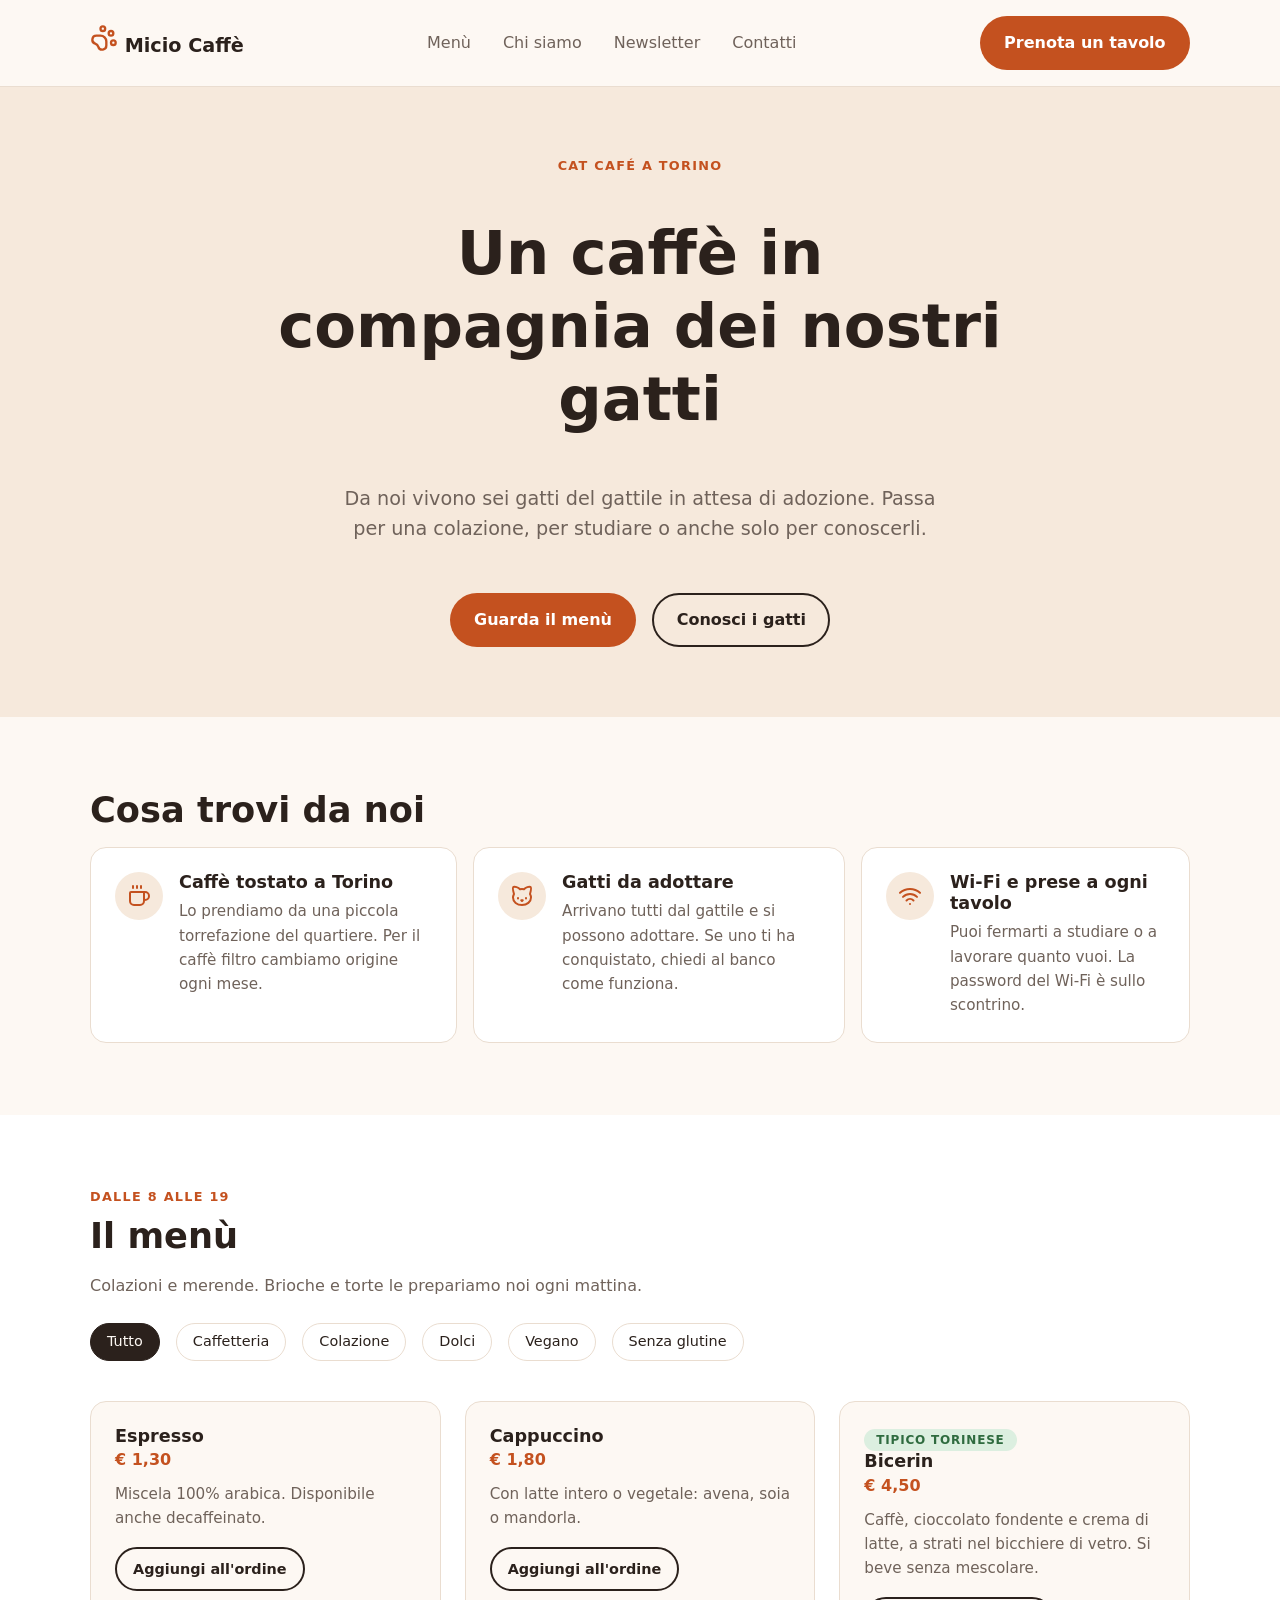
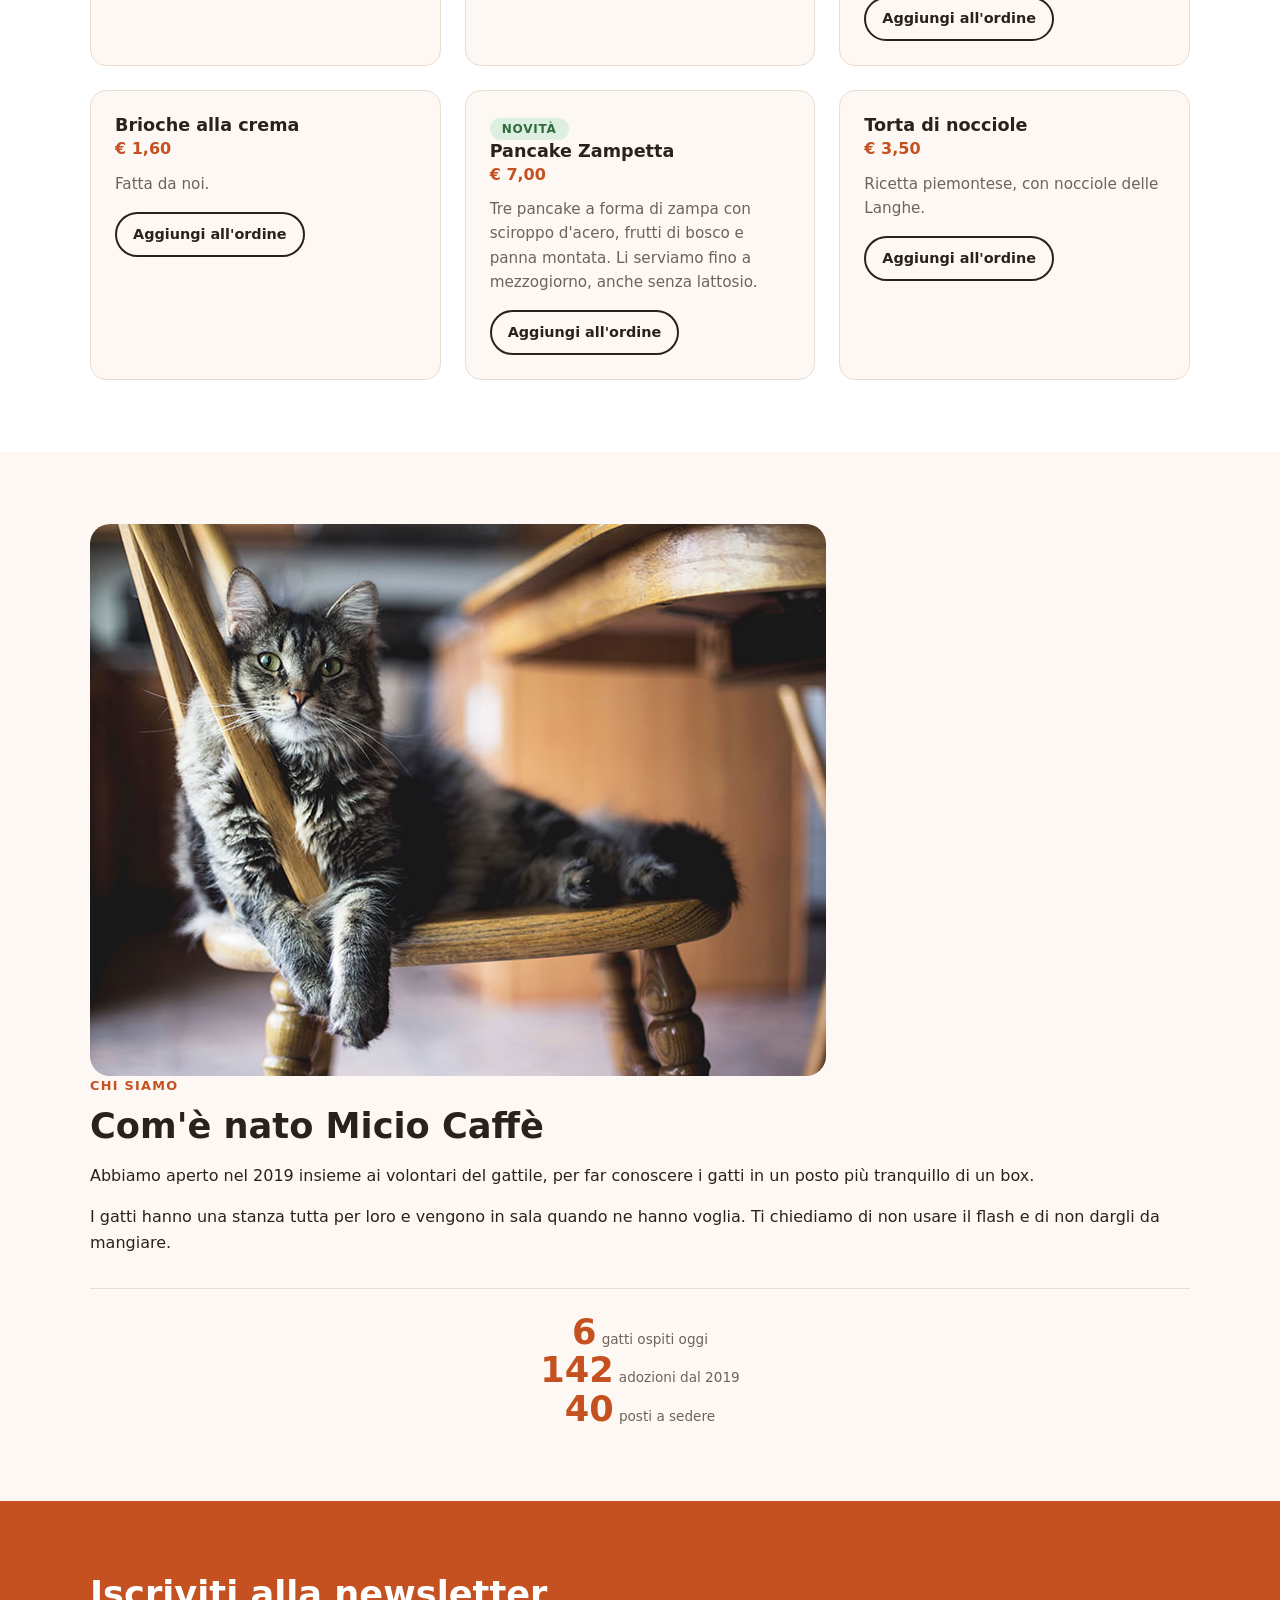
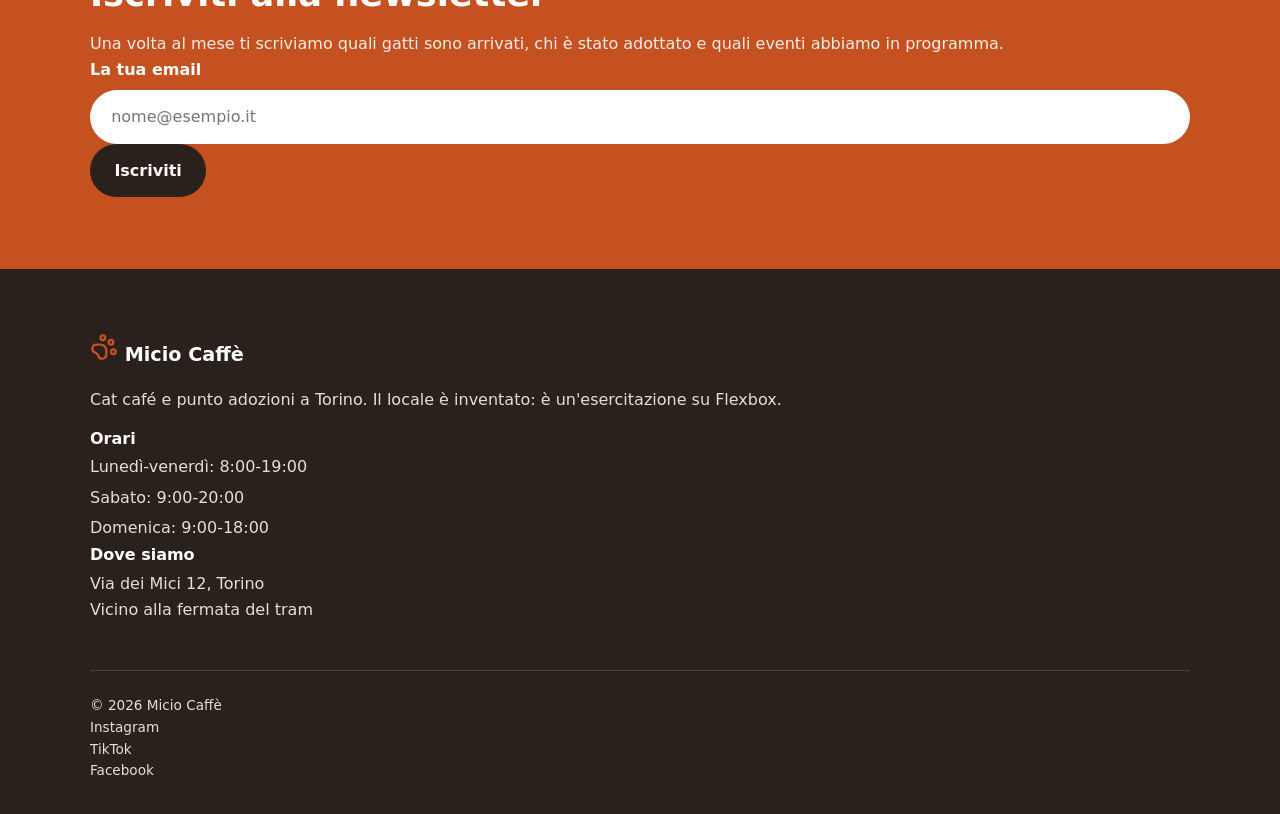
<file: 01-html/02-css/css/es-flexbox/index.html>
<!DOCTYPE html>
<html lang="it">
<head>
    <meta charset="UTF-8">
    <meta name="viewport" content="width=device-width, initial-scale=1.0">
    <title>Micio Caffè - Esercitazione Flexbox</title>

    <!-- base.css: colori, font, bordi e dimensioni. NON va modificato -->
    <link rel="stylesheet" href="css/base.css">
    <!-- layout.css: qui scrivete voi il layout con Flexbox -->
    <link rel="stylesheet" href="css/layout.css">
</head>
<body>

    <!-- ------------------------------ 1. HEADER ------------------------------ -->
    <header class="site-header">
        <div class="container header-inner">

            <a href="#!" class="logo">
                <svg class="lucide lucide-paw-print" xmlns="http://www.w3.org/2000/svg" width="28" height="28" viewBox="0 0 24 24" fill="none" stroke="currentColor" stroke-width="2" stroke-linecap="round" stroke-linejoin="round" aria-hidden="true"><circle cx="11" cy="4" r="2"/><circle cx="18" cy="8" r="2"/><circle cx="20" cy="16" r="2"/><path d="M9 10a5 5 0 0 1 5 5v3.5a3.5 3.5 0 0 1-6.84 1.045Q6.52 17.48 4.46 16.84A3.5 3.5 0 0 1 5.5 10Z"/></svg> Micio Caffè
            </a>

            <nav aria-label="Navigazione principale">
                <ul class="nav-links">
                    <li>
                        <a href="#menu">Menù</a>
                    </li>
                    <li>
                        <a href="#chi-siamo">Chi siamo</a>
                    </li>
                    <li>
                        <a href="#newsletter">Newsletter</a>
                    </li>
                    <li>
                        <a href="#contatti">Contatti</a>
                    </li>
                </ul>
            </nav>

            <a href="#!" class="btn btn-primary">Prenota un tavolo</a>

        </div>
    </header>

    <main>

        <!-- ------------------------------ 2. HERO ------------------------------ -->
        <section class="hero">
            <div class="container hero-inner">

                <span class="eyebrow">Cat café a Torino</span>
                <h1>Un caffè in compagnia dei nostri gatti</h1>

                <p class="lead">
                    Da noi vivono sei gatti del gattile in attesa di adozione. Passa per una colazione, per studiare o anche solo per conoscerli.
                </p>

                <div class="hero-actions">
                    <a href="#menu" class="btn btn-primary">Guarda il menù</a>
                    <a href="#chi-siamo" class="btn btn-outline">Conosci i gatti</a>
                </div>

            </div>
        </section>

        <!-- ------------------------------ 3. VANTAGGI ------------------------------ -->
        <section class="section">
            <div class="container">

                <h2>Cosa trovi da noi</h2>

                <ul class="features-list">
                    <li class="feature">
                        <span class="feature-icon">
                            <svg class="lucide lucide-coffee" xmlns="http://www.w3.org/2000/svg" width="24" height="24" viewBox="0 0 24 24" fill="none" stroke="currentColor" stroke-width="2" stroke-linecap="round" stroke-linejoin="round" aria-hidden="true"><path d="M10 2v2"/><path d="M14 2v2"/><path d="M16 8a1 1 0 0 1 1 1v8a4 4 0 0 1-4 4H7a4 4 0 0 1-4-4V9a1 1 0 0 1 1-1h14a4 4 0 1 1 0 8h-1"/><path d="M6 2v2"/></svg>
                        </span>

                        <div>
                            <h3>Caffè tostato a Torino</h3>

                            <p>
                                Lo prendiamo da una piccola torrefazione del quartiere. Per il caffè filtro cambiamo origine ogni mese.
                            </p>
                        </div>
                    </li>
                    <li class="feature">
                        <span class="feature-icon">
                            <svg class="lucide lucide-cat" xmlns="http://www.w3.org/2000/svg" width="24" height="24" viewBox="0 0 24 24" fill="none" stroke="currentColor" stroke-width="2" stroke-linecap="round" stroke-linejoin="round" aria-hidden="true"><path d="M12 5c.67 0 1.35.09 2 .26 1.78-2 5.03-2.84 6.42-2.26 1.4.58-.42 7-.42 7 .57 1.07 1 2.24 1 3.44C21 17.9 16.97 21 12 21s-9-3-9-7.56c0-1.25.5-2.4 1-3.44 0 0-1.89-6.42-.5-7 1.39-.58 4.72.23 6.5 2.23A9.04 9.04 0 0 1 12 5Z"/><path d="M8 14v.5"/><path d="M16 14v.5"/><path d="M11.25 16.25h1.5L12 17l-.75-.75Z"/></svg>
                        </span>

                        <div>
                            <h3>Gatti da adottare</h3>

                            <p>
                                Arrivano tutti dal gattile e si possono adottare. Se uno ti ha conquistato, chiedi al banco come funziona.
                            </p>
                        </div>
                    </li>
                    <li class="feature">
                        <span class="feature-icon">
                            <svg class="lucide lucide-wifi" xmlns="http://www.w3.org/2000/svg" width="24" height="24" viewBox="0 0 24 24" fill="none" stroke="currentColor" stroke-width="2" stroke-linecap="round" stroke-linejoin="round" aria-hidden="true"><path d="M12 20h.01"/><path d="M2 8.82a15 15 0 0 1 20 0"/><path d="M5 12.859a10 10 0 0 1 14 0"/><path d="M8.5 16.429a5 5 0 0 1 7 0"/></svg>
                        </span>

                        <div>
                            <h3>Wi-Fi e prese a ogni tavolo</h3>

                            <p>
                                Puoi fermarti a studiare o a lavorare quanto vuoi. La password del Wi-Fi è sullo scontrino.
                            </p>
                        </div>
                    </li>
                </ul>

            </div>
        </section>

        <!-- ------------------------------ 4-5. MENÙ ------------------------------ -->
        <section class="section menu" id="menu">
            <div class="container">

                <span class="eyebrow">Dalle 8 alle 19</span>
                <h2>Il menù</h2>

                <p class="section-intro">
                    Colazioni e merende. Brioche e torte le prepariamo noi ogni mattina.
                </p>

                <!-- 4. Filtri -->
                <ul class="filters">
                    <li>
                        <button class="filter active">Tutto</button>
                    </li>
                    <li>
                        <button class="filter">Caffetteria</button>
                    </li>
                    <li>
                        <button class="filter">Colazione</button>
                    </li>
                    <li>
                        <button class="filter">Dolci</button>
                    </li>
                    <li>
                        <button class="filter">Vegano</button>
                    </li>
                    <li>
                        <button class="filter">Senza glutine</button>
                    </li>
                </ul>

                <!-- 5. Card -->
                <div class="cards">
                    <article class="card">
                        <div class="card-header">
                            <h3>Espresso</h3>
                            <span class="price">€ 1,30</span>
                        </div>

                        <p class="card-text">
                            Miscela 100% arabica. Disponibile anche decaffeinato.
                        </p>

                        <a href="#!" class="btn btn-outline btn-small">Aggiungi all'ordine</a>
                    </article>

                    <article class="card">
                        <div class="card-header">
                            <h3>Cappuccino</h3>
                            <span class="price">€ 1,80</span>
                        </div>

                        <p class="card-text">
                            Con latte intero o vegetale: avena, soia o mandorla.
                        </p>

                        <a href="#!" class="btn btn-outline btn-small">Aggiungi all'ordine</a>
                    </article>

                    <article class="card">
                        <span class="badge">Tipico torinese</span>

                        <div class="card-header">
                            <h3>Bicerin</h3>
                            <span class="price">€ 4,50</span>
                        </div>

                        <p class="card-text">
                            Caffè, cioccolato fondente e crema di latte, a strati nel bicchiere di vetro. Si beve senza mescolare.
                        </p>

                        <a href="#!" class="btn btn-outline btn-small">Aggiungi all'ordine</a>
                    </article>

                    <article class="card">
                        <div class="card-header">
                            <h3>Brioche alla crema</h3>
                            <span class="price">€ 1,60</span>
                        </div>

                        <p class="card-text">
                            Fatta da noi.
                        </p>

                        <a href="#!" class="btn btn-outline btn-small">Aggiungi all'ordine</a>
                    </article>

                    <article class="card">
                        <span class="badge">Novità</span>

                        <div class="card-header">
                            <h3>Pancake Zampetta</h3>
                            <span class="price">€ 7,00</span>
                        </div>

                        <p class="card-text">
                            Tre pancake a forma di zampa con sciroppo d'acero, frutti di bosco e panna montata. Li serviamo fino a mezzogiorno, anche senza lattosio.
                        </p>

                        <a href="#!" class="btn btn-outline btn-small">Aggiungi all'ordine</a>
                    </article>

                    <article class="card">
                        <div class="card-header">
                            <h3>Torta di nocciole</h3>
                            <span class="price">€ 3,50</span>
                        </div>

                        <p class="card-text">
                            Ricetta piemontese, con nocciole delle Langhe.
                        </p>

                        <a href="#!" class="btn btn-outline btn-small">Aggiungi all'ordine</a>
                    </article>
                </div>

            </div>
        </section>

        <!-- ------------------------------ 6. CHI SIAMO ------------------------------ -->
        <!-- Nell'HTML la foto viene prima del testo: è l'ordine che vogliamo su mobile -->
        <section class="section about" id="chi-siamo">
            <div class="container about-inner">

                <div class="about-media">
                    <img src="img/gattino.jpg" width="736" height="552" alt="Un gattone svaccato su una sedia del caffè">
                </div>

                <div class="about-text">
                    <span class="eyebrow">Chi siamo</span>
                    <h2>Com'è nato Micio Caffè</h2>

                    <p>
                        Abbiamo aperto nel 2019 insieme ai volontari del gattile, per far conoscere i gatti in un posto più tranquillo di un box.
                    </p>

                    <p>
                        I gatti hanno una stanza tutta per loro e vengono in sala quando ne hanno voglia. Ti chiediamo di non usare il flash e di non dargli da mangiare.
                    </p>

                    <ul class="stats">
                        <li class="stat">
                            <strong class="stat-number">6</strong>
                            <span class="stat-label">gatti ospiti oggi</span>
                        </li>
                        <li class="stat">
                            <strong class="stat-number">142</strong>
                            <span class="stat-label">adozioni dal 2019</span>
                        </li>
                        <li class="stat">
                            <strong class="stat-number">40</strong>
                            <span class="stat-label">posti a sedere</span>
                        </li>
                    </ul>
                </div>

            </div>
        </section>

        <!-- ------------------------------ 7. NEWSLETTER ------------------------------ -->
        <section class="section newsletter" id="newsletter">
            <div class="container newsletter-inner">

                <div class="newsletter-text">
                    <h2>Iscriviti alla newsletter</h2>

                    <p>
                        Una volta al mese ti scriviamo quali gatti sono arrivati, chi è stato adottato e quali eventi abbiamo in programma.
                    </p>
                </div>

                <form class="newsletter-form" action="#!">
                    <label for="email">La tua email</label>

                    <div class="newsletter-row">
                        <input type="email" id="email" name="email" placeholder="nome@esempio.it" required>
                        <button type="submit" class="btn btn-dark">Iscriviti</button>
                    </div>
                </form>

            </div>
        </section>

    </main>

    <!-- ------------------------------ 8. FOOTER ------------------------------ -->
    <footer class="site-footer" id="contatti">
        <div class="container">

            <div class="footer-cols">
                <div class="footer-col">
                    <a href="#!" class="logo">
                        <svg class="lucide lucide-paw-print" xmlns="http://www.w3.org/2000/svg" width="28" height="28" viewBox="0 0 24 24" fill="none" stroke="currentColor" stroke-width="2" stroke-linecap="round" stroke-linejoin="round" aria-hidden="true"><circle cx="11" cy="4" r="2"/><circle cx="18" cy="8" r="2"/><circle cx="20" cy="16" r="2"/><path d="M9 10a5 5 0 0 1 5 5v3.5a3.5 3.5 0 0 1-6.84 1.045Q6.52 17.48 4.46 16.84A3.5 3.5 0 0 1 5.5 10Z"/></svg> Micio Caffè
                    </a>

                    <p class="footer-about">
                        Cat café e punto adozioni a Torino. Il locale è inventato: è un'esercitazione su Flexbox.
                    </p>
                </div>

                <div class="footer-col">
                    <h3>Orari</h3>

                    <ul>
                        <li>
                            Lunedì-venerdì: 8:00-19:00
                        </li>
                        <li>
                            Sabato: 9:00-20:00
                        </li>
                        <li>
                            Domenica: 9:00-18:00
                        </li>
                    </ul>
                </div>

                <div class="footer-col">
                    <h3>Dove siamo</h3>

                    <p>
                        Via dei Mici 12, Torino<br>
                        Vicino alla fermata del tram
                    </p>
                </div>
            </div>

            <div class="footer-bottom">
                <p>
                    © 2026 Micio Caffè
                </p>

                <ul class="social-links">
                    <li>
                        <a href="#!">Instagram</a>
                    </li>
                    <li>
                        <a href="#!">TikTok</a>
                    </li>
                    <li>
                        <a href="#!">Facebook</a>
                    </li>
                </ul>
            </div>

        </div>
    </footer>

</body>
</html>
</file>
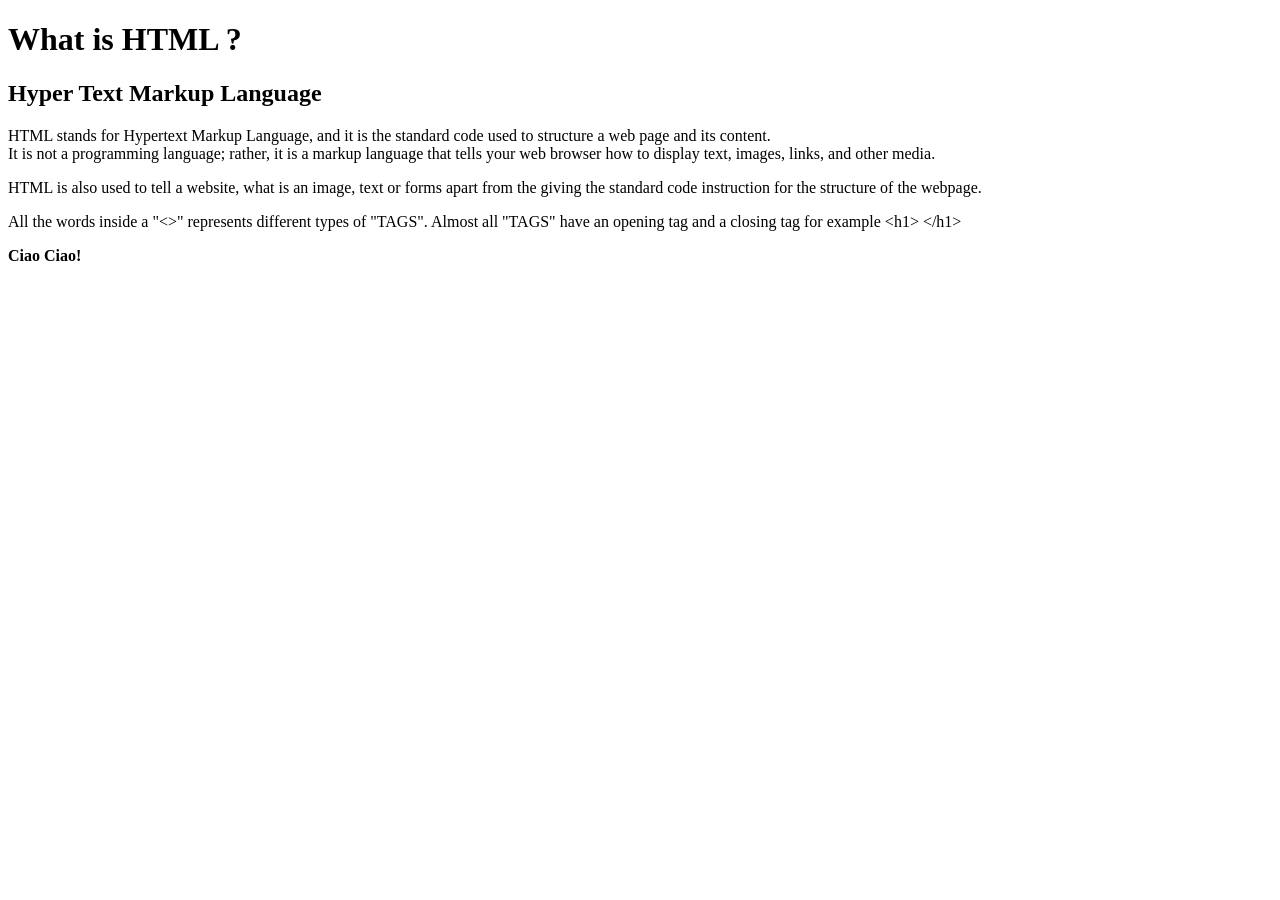
<file: 01-html/01-html/01-intro.html>
<!-- This tag is used by the browser to let him know this is an HTML file -->
<!DOCTYPE html>

<!-- The below HTML code is defined inside the HTML tag is also known as the "root tag"-->
<html>

<!-- The tag HEAD is used to store extra information that will not be shown to the reader its only for the programmer-->

<head>

    <!--The tag TITLE is used as the tab name appears when we open a "NEW TAB" in the top.  -->
    <title> Hello World! Front end - HTML - 01 Intro </title>

</head>

<!-- The tag BODY is used to write infromation inside the page, this will be shown to the reader -->

<body>

    <!-- The H1 element represents a section heading. -->
    <h1>What is HTML ?</h1>

    <!-- Is still a title but smaller, I used the below name "Hyper Text Markup Language" as an example to see on the web page, also to add its an abbreviation of HTML -->
    <h2>Hyper Text Markup Language</h2>

    <!-- The P element represents a paragraph. -->
    <p>
        HTML stands for Hypertext Markup Language, and it is the standard code used to structure a web page and its
        content.
        <!-- The tag BR is used to go to the next line -->
        <br>
        It is not a programming language; rather, it is a markup language that tells your web browser how to display
        text, images, links, and other media.
    </P>

    <P>
        HTML is also used to tell a website, what is an image, text or forms apart from the giving the standard code
        instruction for the structure of the webpage.
    </P>

    <p>
        All the words inside a "<>" represents different types of "TAGS". Almost all "TAGS" have an opening tag and a
            closing tag for example &lt;h1&gt; &lt;/h1&gt;
    </p>

    <p>
        <!-- The STRONG elements is used to make the text Bold -->
        <strong>Ciao Ciao!</strong>
    </p>


</body>

</html>
</file>
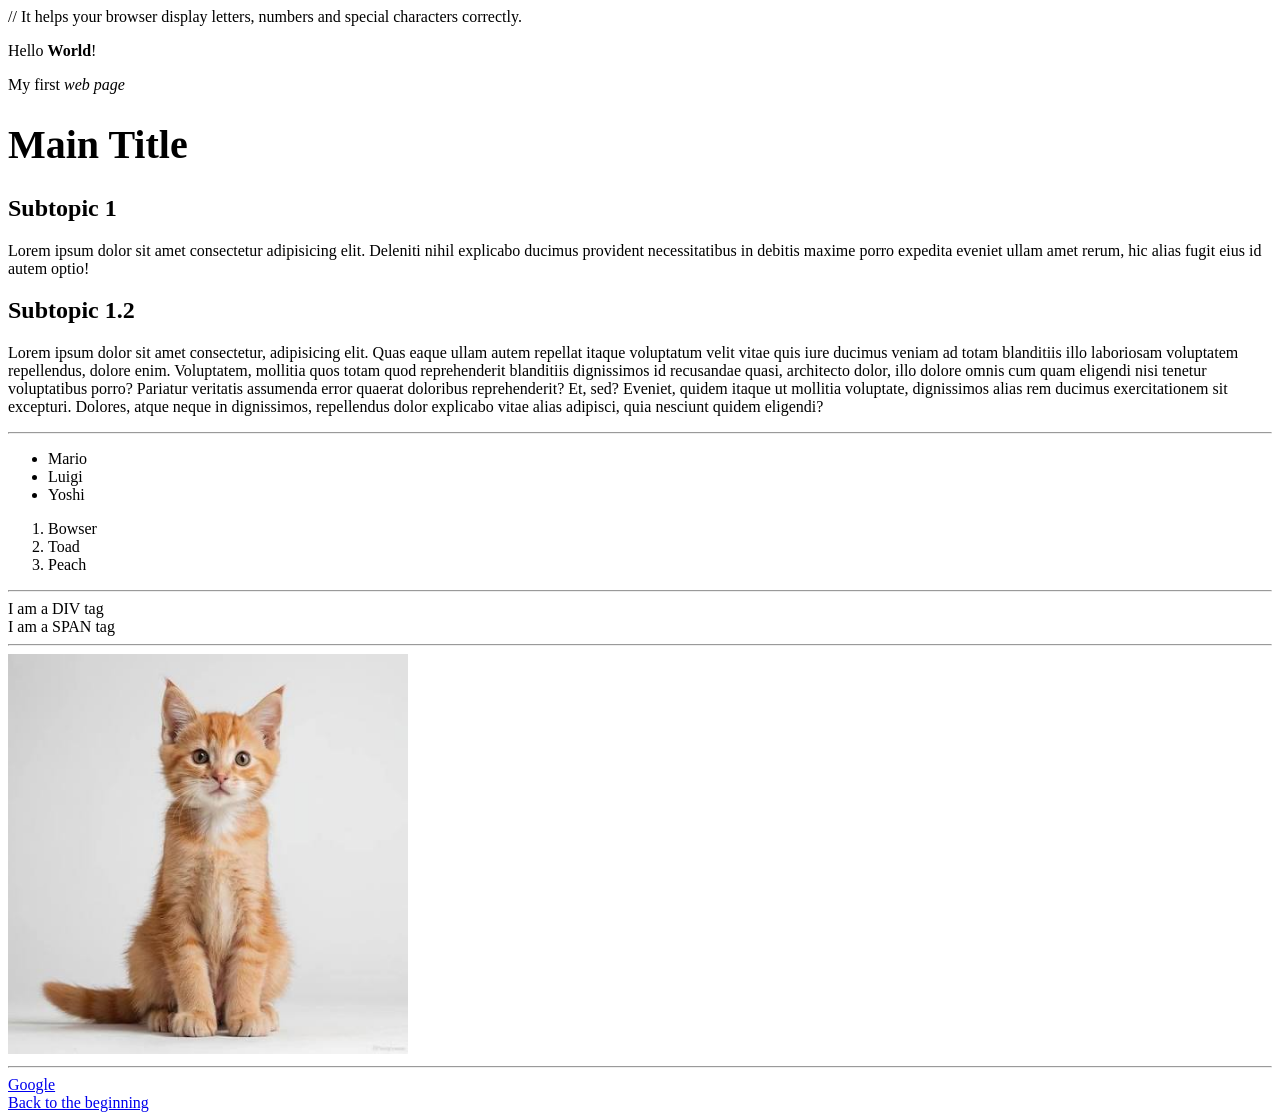
<file: 01-html/01-html/02-tag.html>
<!DOCTYPE html>
<html lang="en">

<head>
    <meta charset="UTF-8"> // It helps your browser display letters, numbers and special characters correctly.
    <meta name="viewport" content="width=device-width, initial-scale=1.0">
    <title>Front End - HTML - 02 Tags</title>
</head>

<body>

    <div class="wrapper">

        <p>
            <!-- The STRONG tag makes portions of text bold and communicates to the browser that this is an important part of the content -->
            Hello <strong>World</strong>!
        </p>

        <p>
            <!-- The EM tag emphasizes text by displaying it in italics -->
            My first <em>web page</em>
        </p>

        <!--
        We have 6 tags available for headings within the text. They are called headings and the tags are: h1, h2, h3, h4, h5, h6.

            They have decreasing semantic importance, so the H1 tag of a page will contain its main title, and there should only be one.

            The content will be divided into sections within the page, and each section will have a title explaining what it is about. This title will be contained in an H2.

            If we need to divide the main sections of content even further, we can use H3 tags to identify subsections.

            And so on, although H4, H5 and H6 are rarely used.

            It is very important to use headings according to their semantic importance and NOT their appearance on the page. CSS will take care of the appearance.
        -->

        <h1 style="font-size: 40px;">Main Title</h1>

        <h2>Subtopic 1</h2>

        <p>
            Lorem ipsum dolor sit amet consectetur adipisicing elit. Deleniti nihil explicabo ducimus provident
            necessitatibus in debitis maxime porro expedita eveniet ullam amet rerum, hic alias fugit eius id autem
            optio!
        </p>

        <h2>Subtopic 1.2</h2>

        <p>
            Lorem ipsum dolor sit amet consectetur, adipisicing elit. Quas eaque ullam autem repellat itaque voluptatum
            velit vitae quis iure ducimus veniam ad totam blanditiis illo laboriosam voluptatem repellendus, dolore
            enim.
            Voluptatem, mollitia quos totam quod reprehenderit blanditiis dignissimos id recusandae quasi, architecto
            dolor, illo dolore omnis cum quam eligendi nisi tenetur voluptatibus porro? Pariatur veritatis assumenda
            error quaerat doloribus reprehenderit?
            Et, sed? Eveniet, quidem itaque ut mollitia voluptate, dignissimos alias rem ducimus exercitationem sit
            excepturi. Dolores, atque neque in dignissimos, repellendus dolor explicabo vitae alias adipisci, quia
            nesciunt quidem eligendi?
        </p>

        <!-- The HR tag (Horizontal Rule) is a self-closing tag that creates a dividing line -->

        <hr>

        <!--
            Ordered and unordered lists.

            It is possible to create bulleted or numbered lists using the correct tags.

            These are UL and OL, respectively Unordered List and Ordered List. They communicate to the browser that their content is a list.

            Each item in the list is contained inside an LI tag (List Item), and LI elements are the only tags accepted as direct children of UL and OL.
        -->

        <ul>
            <li>Mario</li>
            <li>Luigi</li>
            <li>Yoshi</li>
        </ul>

        <ol>
            <li>Bowser</li>
            <li>Toad</li>
            <li>Peach</li>
        </ol>

        <hr>

        <!--
            The DIV tag is probably the most commonly used tag when creating a web page.

            It is a generic container that divides content into sections or is used to group elements that make sense together.

            It is often used to create layouts in combination with CSS.

            It does not have any visual effect by itself.
        -->

        <div>
            I am a DIV tag
        </div>

        <!--
            The SPAN tag is similar to a DIV, but it does not behave in the same way.

            It is also a generic tag and is often used to apply CSS rules to a portion of text or other elements.
        -->

        <span>I am a SPAN tag</span>

        <hr>

        <!--
            The IMG tag is a self-closing tag that allows us to display an image on a web page.

            To tell the browser which image should be displayed, we need to use an ATTRIBUTE.

            Attributes are additional information added inside the opening tag, within the angle brackets, to provide the browser with extra information about an element.

            By assigning an SRC (source) attribute to the IMG tag, we can tell the browser where to find the image to display on the page.

            By assigning the path of the image to the SRC attribute, the browser knows exactly where to find the image it needs to render.

            It is also good practice to use the ALT attribute (Alternative Text), which provides a text description of the image.

            This is useful if the image cannot be displayed and, more importantly, allows screen readers for visually impaired users to understand the image.
        -->

        <img src="img/images.jfif" alt="Cute kitten" width="400">

        <hr>

        <!-- The A tag creates a hyperlink -->

        <a href="https://www.google.com" title="Link to Google's website" target="_blank">Google</a>
        <br>
        <a href="01-intro.html" title="Go to the first page of the course">Back to the beginning</a>

        <!--
            The HEADER contains the heading of a page or section, usually at the top.
        -->

        <header></header>

        <!-- Navigation menu -->
        <nav></nav>

        <!-- Main content of the page -->
        <main></main>

        <!-- Secondary or related content (advertisements, sidebars, etc.) -->
        <aside></aside>

        <!-- Independent and reusable content (blog article, product card, etc.) -->
        <article></article>

        <!-- A thematic grouping of content -->
        <section></section>

        <!-- The bottom section of the page -->
        <footer></footer>

    </div>

</body>

</html>
</file>
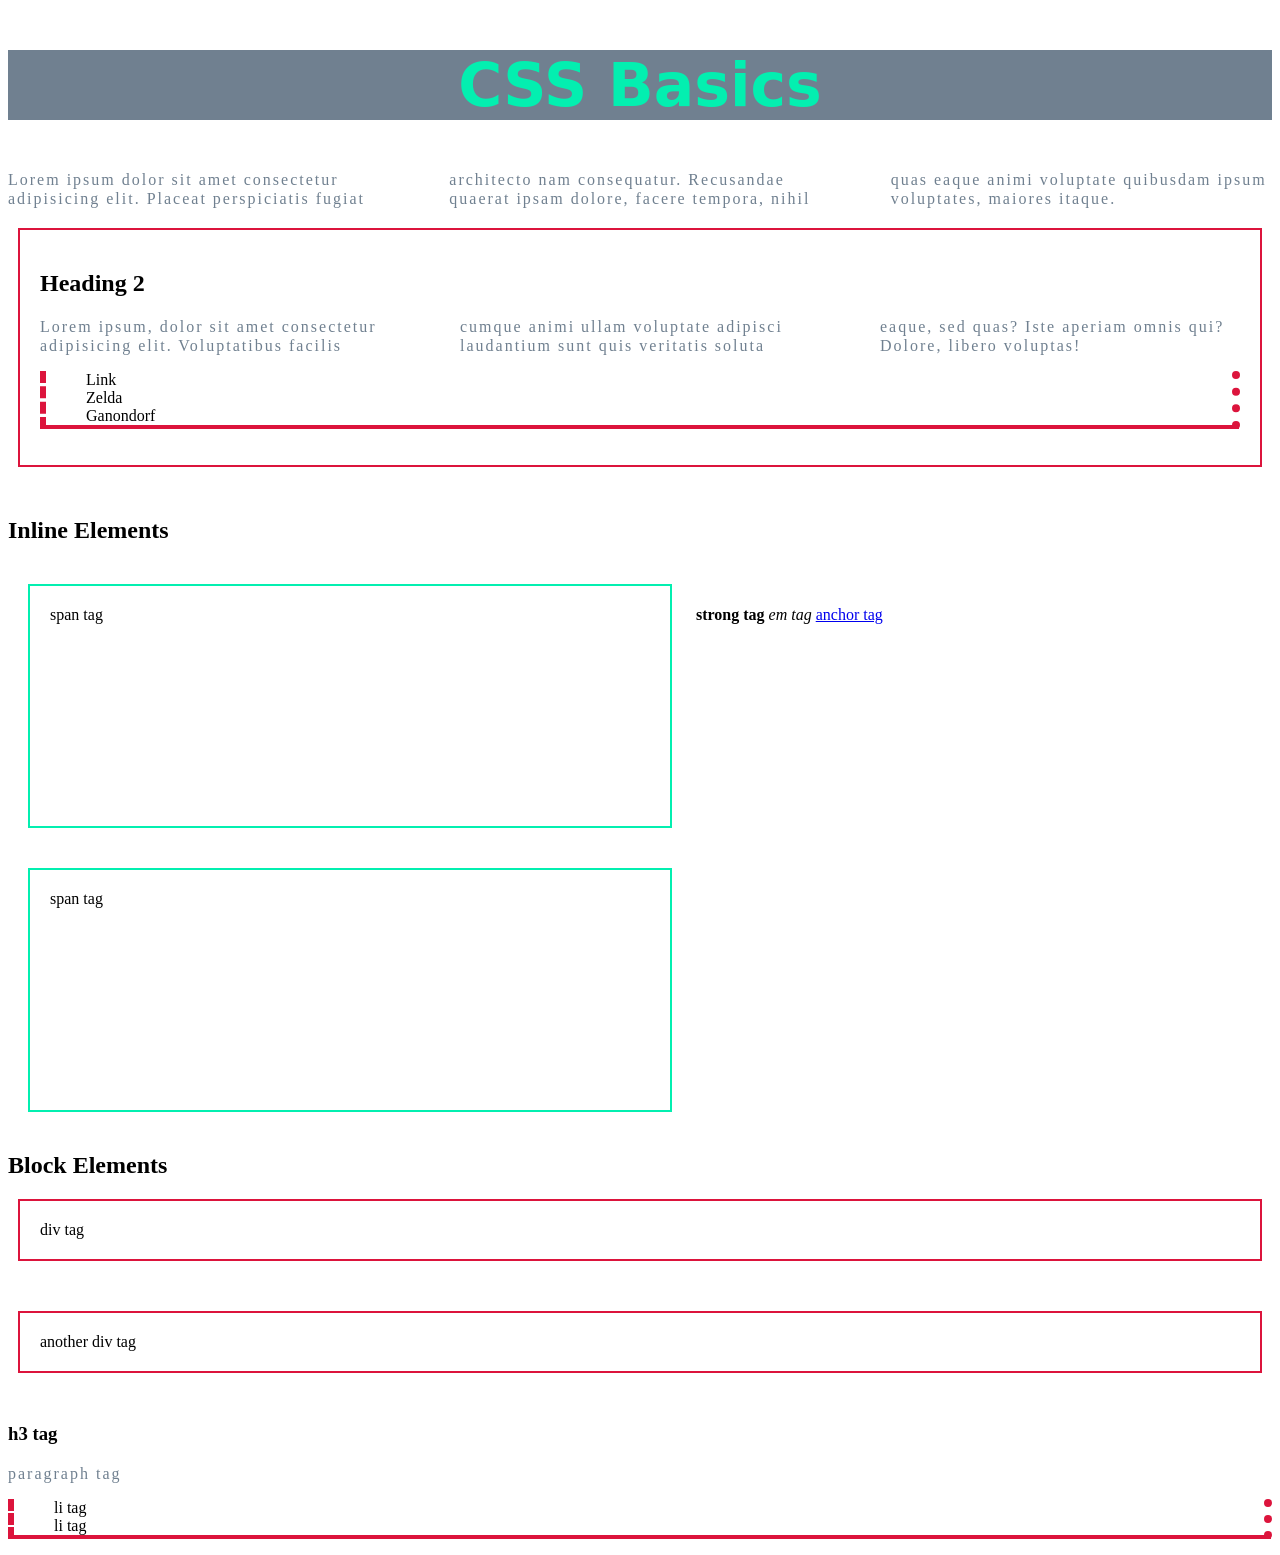
<file: 01-html/02-css/01-basi-css.html>
<!DOCTYPE html>
<html lang="en">
<head>
    <meta charset="UTF-8">
    <meta name="viewport" content="width=device-width, initial-scale=1.0">
    <title>Front End - CSS - 01 Basics</title>

    <!-- I add CSS using the STYLE tag directly inside the HTML -->
    <!-- <style>
        h1 {
            color: orange;
        }

        p {
            color: slategray;
        }
    </style> -->

    <link rel="stylesheet" href="css/01-basi-css.css">
</head>
<body>

    <!--
        If HTML is used to create the structure of a web page, CSS is responsible for making it presentable.

        To do this, we use a style sheet, which is a document containing a list of CSS rules that assign styles to our HTML elements.

        A set of CSS rules looks like this:

        div {
            color: red;
            margin: 20px;
        }

        li {
            font-weight: bold;
        }

        Each set consists of:

            - Selector -> allows us to define which elements should be styled.

            - Curly braces -> contain all the style rules that the selected elements should have.

            - Declaration -> is a key/value pair that defines how the selected element should be styled. It consists of:

                - Property: represents the aspect we want to modify.

                - Value: indicates how the property should be modified. Values can be colours, dimensions, measurement units, etc.

            A DECLARATION ALWAYS ENDS WITH A SEMICOLON!

        There are 3 ways to add styling to our HTML document:

            - Using a STYLE tag directly inside the HTML (not recommended).

            - Directly on the element concerned using the style attribute (not recommended).

            - Using a separate style sheet.
    -->

    <section class="wrapper">

        <!-- <h1 style="color: orange; text-decoration: underline;">CSS Basics</h1> -->
        <h1>CSS Basics</h1>

        <p>
            Lorem ipsum dolor sit amet consectetur adipisicing elit. Placeat perspiciatis fugiat architecto nam consequatur. Recusandae quaerat ipsam dolore, facere tempora, nihil quas eaque animi voluptate quibusdam ipsum voluptates, maiores itaque.
        </p>

        <div>
            <h2>Heading 2</h2>

            <p>
                Lorem ipsum, dolor sit amet consectetur adipisicing elit. Voluptatibus facilis cumque animi ullam voluptate adipisci laudantium sunt quis veritatis soluta eaque, sed quas? Iste aperiam omnis qui? Dolore, libero voluptas!
            </p>

            <ul>
                <li>Link</li>
                <li>Zelda</li>
                <li>Ganondorf</li>
            </ul>
        </div>

        <h2>Inline Elements</h2>

        <span>span tag</span>
        <strong>strong tag</strong>
        <em>em tag</em>
        <a href="#!" title="">anchor tag</a>
        <span>span tag</span>

        <h2>Block Elements</h2>

        <div>div tag</div>
        <div>another div tag</div>
        <h3>h3 tag</h3>
        <p>paragraph tag</p>
        <ul>
            <li>li tag</li>
            <li>li tag</li>
        </ul>

    </section>

</body>
</html>
</file>
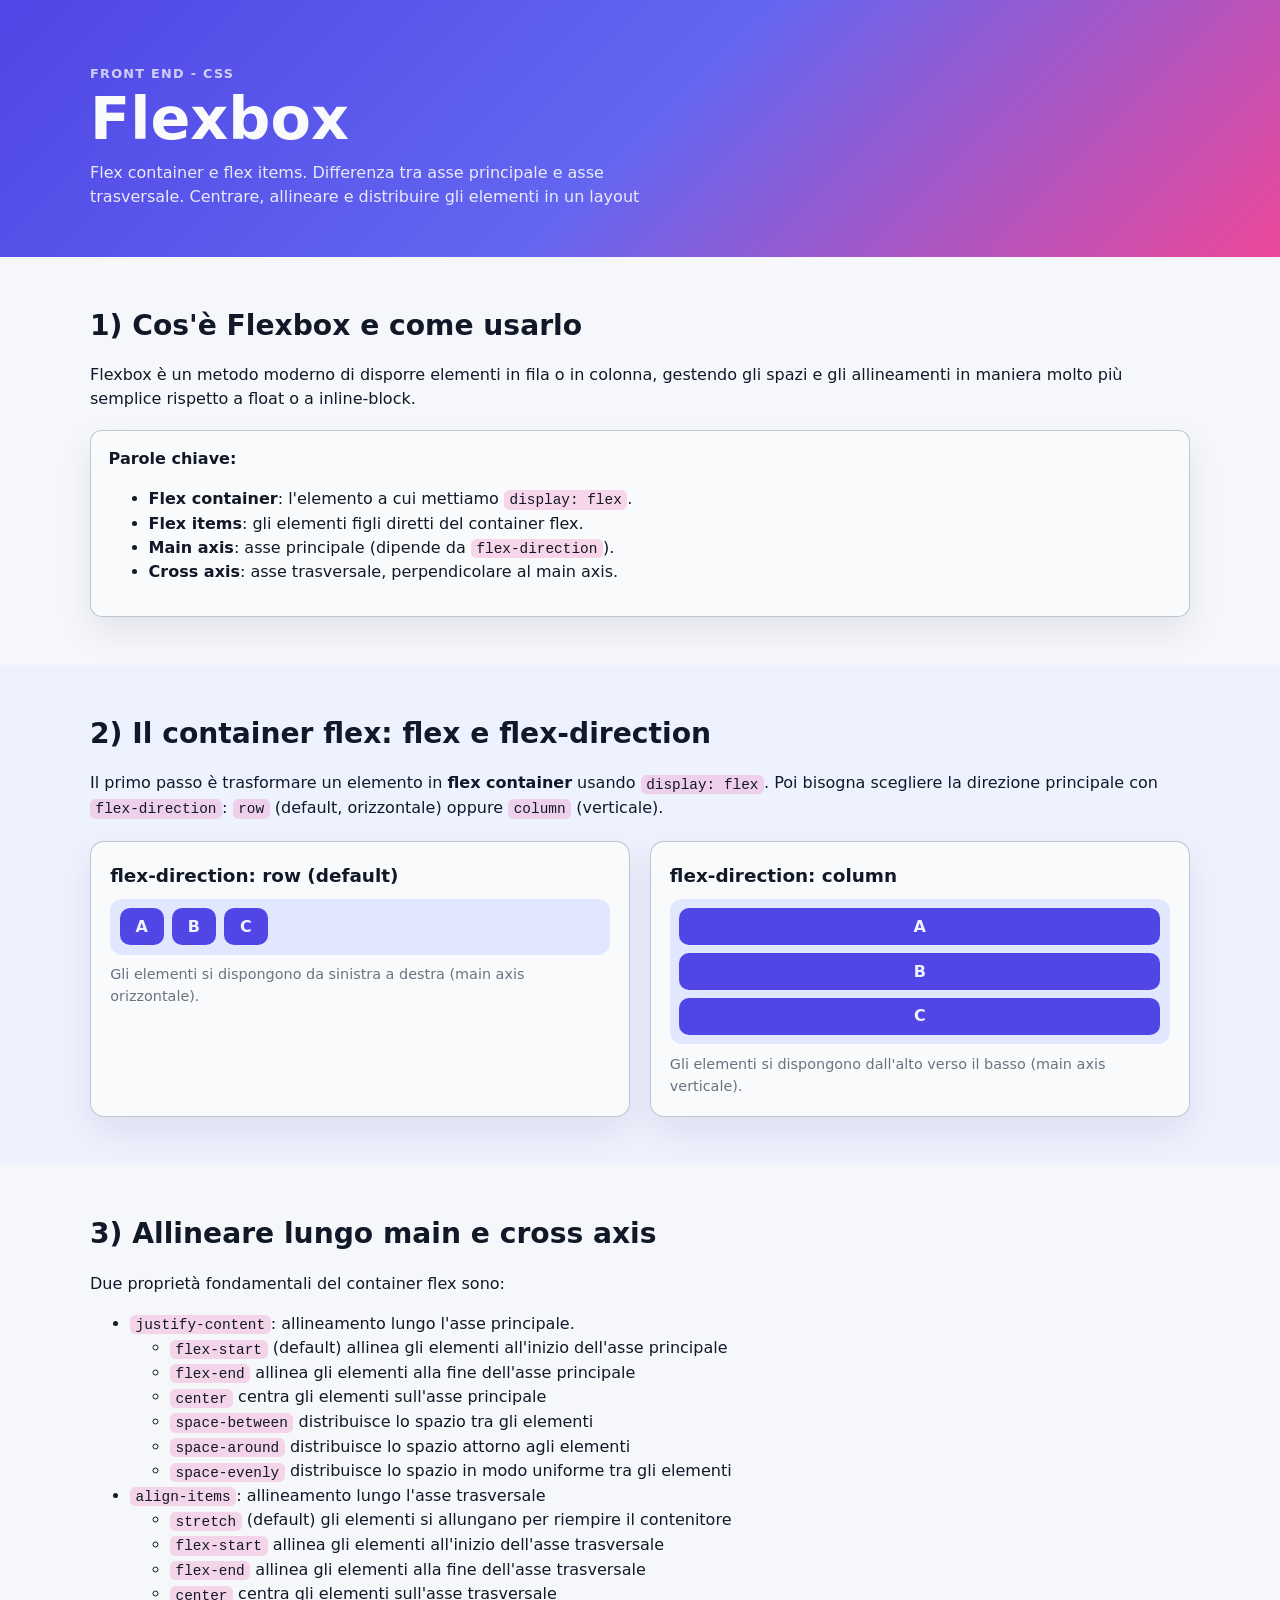
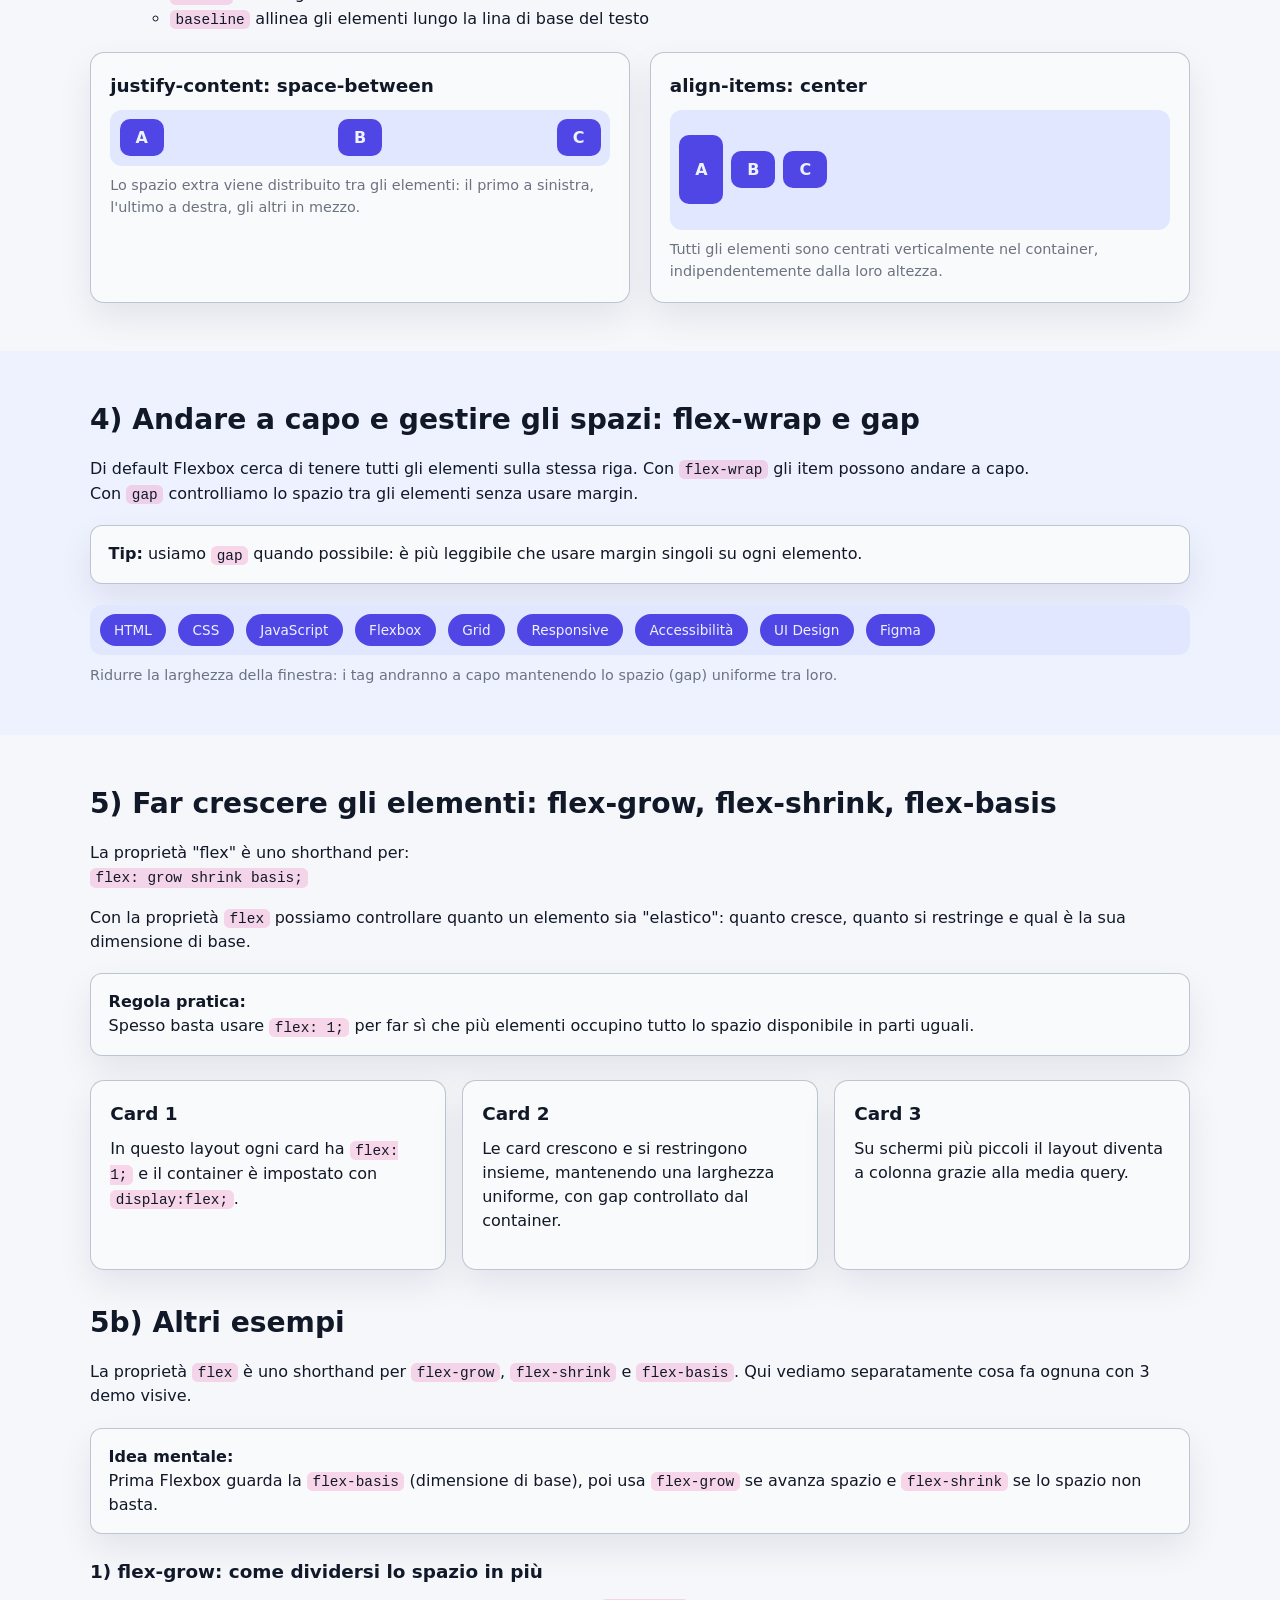
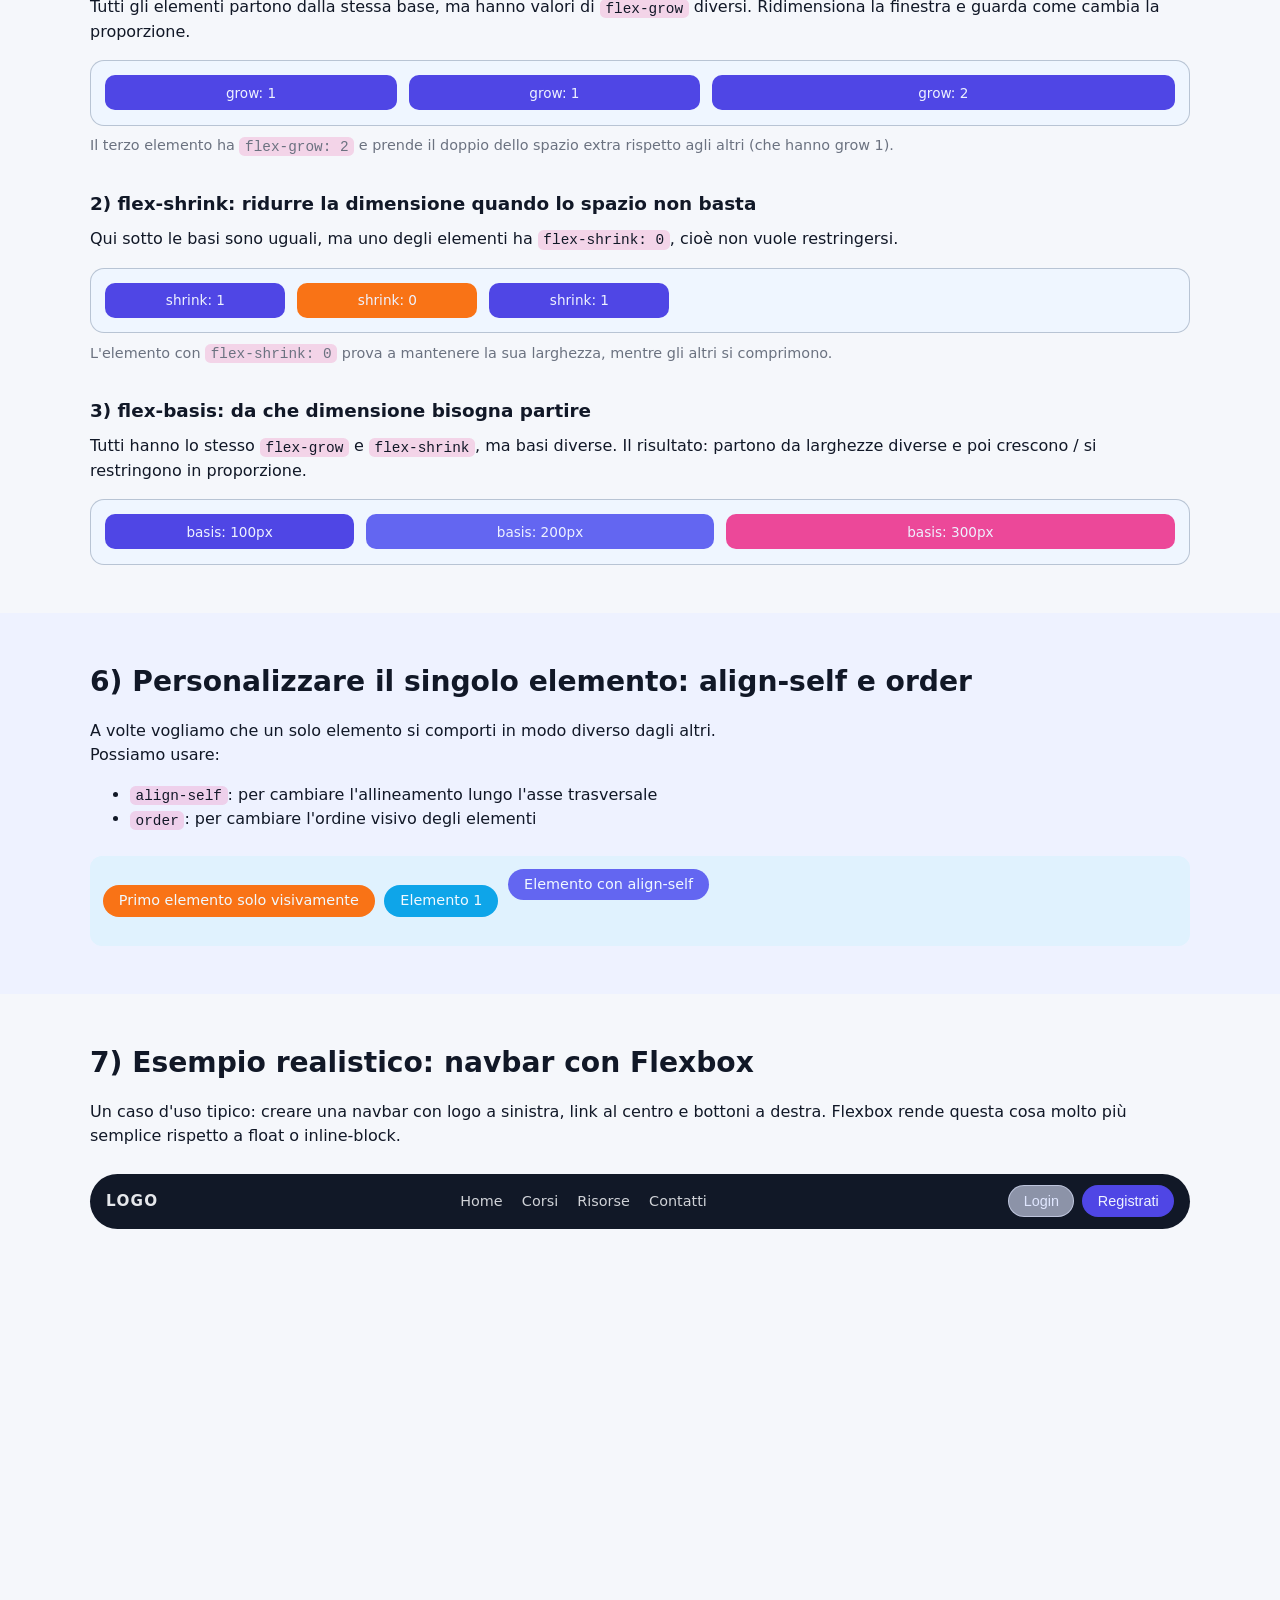
<file: 01-html/02-css/04-flexbox.html>
<!DOCTYPE html>
<html lang="it">
<head>
    <meta charset="UTF-8">
    <meta name="viewport" content="width=device-width, initial-scale=1.0">
    <title>Front End - CSS - 04 Flexbox</title>

    <link rel="stylesheet" href="css/04-flexbox.css">
</head>
<body style="padding-bottom: 100vh;">

    <header class="site-header">
        <div class="container">
            <span class="eyebrow">Front End - CSS</span>
            <h1>Flexbox</h1>
            <p class="lead">
                Flex container e flex items. Differenza tra asse principale e asse trasversale. Centrare, allineare e distribuire gli elementi in un layout
            </p>
        </div>
    </header>

    <main>

        <!-- Concetti base -->
        <section class="section">
            <div class="container">

                <h2>1) Cos'è Flexbox e come usarlo</h2>

                <!--
                    Flexbox è un sistema di layout monodimensionale.
                    Questo significa che è perfetto per:
                        - allineare elementi su una riga o una colonna
                        - distribuire lo spazio tra gli elementi
                        - gestire facilmente l'allineamento verticale e orizzontale

                    NON è pensato per layout complessi a griglia (per quelli c'è CSS Grid), ma è ideale per:
                        - navbar
                        - gruppi di bottoni
                        - card affiancate
                        - elementi perfettamente centrati
                -->

                <p>
                    Flexbox è un metodo moderno di disporre elementi in fila o in colonna, gestendo gli spazi e gli allineamenti in maniera molto più semplice rispetto a float o a inline-block.
                </p>

                <div class="note">
                    <strong>Parole chiave:</strong>

                    <ul>
                        <li>
                            <strong>Flex container</strong>: l'elemento a cui mettiamo <code>display: flex</code>.
                        </li>
                        <li>
                            <strong>Flex items</strong>: gli elementi figli diretti del container flex.
                        </li>
                        <li>
                            <strong>Main axis</strong>: asse principale (dipende da <code>flex-direction</code>).
                        </li>
                        <li>
                            <strong>Cross axis</strong>: asse trasversale, perpendicolare al main axis.
                        </li>
                    </ul>
                </div>
                
            </div>
        </section>

        <section class="section section-alt">
            <div class="container">

                <h2>2) Il container flex: flex e flex-direction</h2>

                <p>
                    Il primo passo è trasformare un elemento in <strong>flex container</strong> usando <code>display: flex</code>. Poi bisogna scegliere la direzione principale con <code>flex-direction</code>: <code>row</code> (default, orizzontale) oppure <code>column</code> (verticale).
                </p>

                <div class="flex-demo-grid">
                    <!-- esempio direction row -->
                    <div class="flex-block">
                        <h3>flex-direction: row (default)</h3>

                        <div class="flex-row-base">
                            <div class="box">A</div>
                            <div class="box">B</div>
                            <div class="box">C</div>
                        </div>

                        <p class="caption">
                            Gli elementi si dispongono da sinistra a destra (main axis orizzontale).
                        </p>
                    </div>

                    <!-- esempio direction column -->
                    <div class="flex-block">
                        <h3>flex-direction: column</h3>

                        <div class="flex-column-base">
                            <div class="box">A</div>
                            <div class="box">B</div>
                            <div class="box">C</div>
                        </div>

                        <p class="caption">
                            Gli elementi si dispongono dall'alto verso il basso (main axis verticale).
                        </p>
                    </div>
                </div>
                
            </div>
        </section>

        <!-- justify-content e align-items -->
        <section class="section">
            <div class="container">

                <h2>3) Allineare lungo main e cross axis</h2>

                <p>
                    Due proprietà fondamentali del container flex sono:
                </p>

                <ul>
                    <li>
                        <code>justify-content</code>: allineamento lungo l'asse principale.
                    </li>
                    <ul>
                        <li>
                            <code>flex-start</code> (default) allinea gli elementi all'inizio dell'asse principale
                        </li>
                        <li>
                            <code>flex-end</code> allinea gli elementi alla fine dell'asse principale
                        </li>
                        <li>
                            <code>center</code> centra gli elementi sull'asse principale
                        </li>
                        <li>
                            <code>space-between</code> distribuisce lo spazio tra gli elementi
                        </li>
                        <li>
                            <code>space-around</code> distribuisce lo spazio attorno agli elementi
                        </li>
                        <li>
                            <code>space-evenly</code> distribuisce lo spazio in modo uniforme tra gli elementi
                        </li>
                    </ul>
                    <li>
                        <code>align-items</code>: allineamento lungo l'asse trasversale
                    </li>
                    <ul>
                        <li>
                            <code>stretch</code> (default) gli elementi si allungano per riempire il contenitore
                        </li>
                        <li>
                            <code>flex-start</code> allinea gli elementi all'inizio dell'asse trasversale
                        </li>
                        <li>
                            <code>flex-end</code> allinea gli elementi alla fine dell'asse trasversale
                        </li>
                        <li>
                            <code>center</code> centra gli elementi sull'asse trasversale
                        </li>
                        <li>
                            <code>baseline</code> allinea gli elementi lungo la lina di base del testo
                        </li>
                    </ul>
                </ul>

                <div class="flex-demo-grid">
                    <!-- justify-content -->
                    <div class="flex-block">
                        <h3>justify-content: space-between</h3>

                        <div class="flex-row-base justify-between">
                            <div class="box">A</div>
                            <div class="box">B</div>
                            <div class="box">C</div>
                        </div>

                        <p class="caption">
                            Lo spazio extra viene distribuito tra gli elementi: il primo a sinistra, l'ultimo a destra, gli altri in mezzo.
                        </p>
                    </div>

                    <!-- align-items -->
                    <div class="flex-block">
                        <h3>align-items: center</h3>

                        <div class="flex-row-tall align-center">
                            <div class="box tall">A</div>
                            <div class="box">B</div>
                            <div class="box">C</div>
                        </div>

                        <p class="caption">
                            Tutti gli elementi sono centrati verticalmente nel container, indipendentemente dalla loro altezza.
                        </p>
                    </div>
                </div>
                
            </div>
        </section>

        <!-- flex-wrap e gap -->
        <section class="section section-alt">
            <div class="container">

                <h2>4) Andare a capo e gestire gli spazi: flex-wrap e gap</h2>

                <p>
                    Di default Flexbox cerca di tenere tutti gli elementi sulla stessa riga. Con <code>flex-wrap</code> gli item possono andare a capo. <br>
                    Con <code>gap</code> controlliamo lo spazio tra gli elementi senza usare margin.
                </p>

                <div class="note">
                    <strong>Tip:</strong> usiamo <code>gap</code> quando possibile: è più leggibile che usare margin singoli su ogni elemento.
                </div>

                <div class="flex-wrap-demo">

                    <div class="flex-wrap-grid">
                        <div class="tag">HTML</div>
                        <div class="tag">CSS</div>
                        <div class="tag">JavaScript</div>
                        <div class="tag">Flexbox</div>
                        <div class="tag">Grid</div>
                        <div class="tag">Responsive</div>
                        <div class="tag">Accessibilità</div>
                        <div class="tag">UI Design</div>
                        <div class="tag">Figma</div>
                    </div>
                    
                </div>

                <p class="caption">
                    Ridurre la larghezza della finestra: i tag andranno a capo mantenendo lo spazio (gap) uniforme tra loro.
                </p>
                
            </div>
        </section>

        <!-- flex grow/shrink + card layout -->
        <section class="section">
            <div class="container">

                <h2>5) Far crescere gli elementi: flex-grow, flex-shrink, flex-basis</h2>

                <p>
                    La proprietà "flex" è uno shorthand per: <br>
                    <code>flex: grow shrink basis;</code>
                </p>

                <p>
                    Con la proprietà <code>flex</code> possiamo controllare quanto un elemento sia "elastico": quanto cresce, quanto si restringe e qual è la sua dimensione di base.
                </p>

                <div class="note">
                    <strong>Regola pratica:</strong> <br>
                    Spesso basta usare <code>flex: 1;</code> per far sì che più elementi occupino tutto lo spazio disponibile in parti uguali.
                </div>

                <!-- Esempio: layout di card che si allargano in modo fluido -->
                <div class="cards-flex-row">
                    <!-- ogni card è un flex item -->
                    <article class="card">
                        <h3>Card 1</h3>
                        <p>
                            In questo layout ogni card ha <code>flex: 1;</code> e il container è impostato con <code>display:flex;</code>.
                        </p>
                    </article>

                    <article class="card">
                        <h3>Card 2</h3>
                        <p>
                            Le card crescono e si restringono insieme, mantenendo una larghezza uniforme, con gap controllato dal container.
                        </p>
                    </article>

                    <article class="card">
                        <h3>Card 3</h3>
                        <p>
                            Su schermi più piccoli il layout diventa a colonna grazie alla media query.
                        </p>
                    </article>
                </div>

                <h2>5b) Altri esempi</h2>

                <p>
                    La proprietà <code>flex</code> è uno shorthand per <code>flex-grow</code>, <code>flex-shrink</code> e <code>flex-basis</code>. Qui vediamo separatamente cosa fa ognuna con 3 demo visive.
                </p>

                <div class="note" style="margin-bottom: 1.5rem;">
                    <strong>Idea mentale:</strong> <br>
                    Prima Flexbox guarda la <code>flex-basis</code> (dimensione di base), poi usa <code>flex-grow</code> se avanza spazio e <code>flex-shrink</code> se lo spazio non basta.
                </div>

                <!-- DEMO 1: flex-grow -->
                <h3>1) flex-grow: come dividersi lo spazio in più</h3>

                <p>
                    Tutti gli elementi partono dalla stessa base, ma hanno valori di <code>flex-grow</code> diversi. Ridimensiona la finestra e guarda come cambia la proporzione.
                </p>

                <div class="flex-gsb-demo flex-gsb-grow">
                    <div class="box-gsb grow-1">grow: 1</div>
                    <div class="box-gsb grow-1">grow: 1</div>
                    <div class="box-gsb grow-2">grow: 2</div>
                </div>

                <p class="caption" style="margin-bottom: 2rem;">
                    Il terzo elemento ha <code>flex-grow: 2</code> e prende il doppio dello spazio extra rispetto agli altri  (che hanno grow 1).
                </p>

                <!-- DEMO 2: flex-shrink -->
                <h3>2) flex-shrink: ridurre la dimensione quando lo spazio non basta</h3>

                <p>
                    Qui sotto le basi sono uguali, ma uno degli elementi ha <code>flex-shrink: 0</code>, cioè non vuole restringersi.
                </p>

                <div class="flex-gsb-demo flex-gsb-shrink">
                    <div class="box-gsb shrink-1">shrink: 1</div>
                    <div class="box-gsb shrink-0">shrink: 0</div>
                    <div class="box-gsb shrink-1">shrink: 1</div>
                </div>

                <p class="caption" style="margin-bottom: 2rem;">
                    L'elemento con <code>flex-shrink: 0</code> prova a mantenere la sua larghezza, mentre gli altri si comprimono.
                </p>

                <!-- DEMO 3: flex-basis -->
                <h3>3) flex-basis: da che dimensione bisogna partire</h3>

                <p>
                    Tutti hanno lo stesso <code>flex-grow</code> e <code>flex-shrink</code>, ma basi diverse. Il risultato: partono da larghezze diverse e poi crescono / si restringono in proporzione.
                </p>

                <div class="flex-gsb-demo flex-gsb-basis">
                    <div class="box-gsb basis-small">basis: 100px</div>
                    <div class="box-gsb basis-medium">basis: 200px</div>
                    <div class="box-gsb basis-large">basis: 300px</div>
                </div>
                
            </div>
        </section>

        <!-- align-self e order -->
        <section class="section section-alt">
            <div class="container">

                <h2>6) Personalizzare il singolo elemento: align-self e order</h2>

                <p>
                    A volte vogliamo che un solo elemento si comporti in modo diverso dagli altri. <br>
                    Possiamo usare:
                </p>

                <ul>
                    <li>
                        <code>align-self</code>: per cambiare l'allineamento lungo l'asse trasversale
                    </li>
                    <li>
                        <code>order</code>: per cambiare l'ordine visivo degli elementi
                    </li>
                </ul>

                <div class="flex-self-order-demo">
                    <!--
                        Container flex con:
                        - align-items: center
                        - uno degli elementi usa align-self per "staccarsi"
                        - un elemento usa order per apparire primo
                    -->
                    <div class="flex-self-order">
                        <div class="pill pill-normal">
                            Elemento 1
                        </div>
                        <div class="pill pill-special">
                            Elemento con align-self
                        </div>
                        <div class="pill pill-reordered">
                            Primo elemento solo visivamente
                        </div>
                    </div>
                </div>
                
            </div>
        </section>

        <!-- Esempio di navbar con flex -->
        <section class="section">
            <div class="container">

                <h2>7) Esempio realistico: navbar con Flexbox</h2>

                <p>
                    Un caso d'uso tipico: creare una navbar con logo a sinistra, link al centro e bottoni a destra.
                    Flexbox rende questa cosa molto più semplice rispetto a float o inline-block.
                </p>

                <nav class="navbar">
                    <div class="navbar-logo">
                        LOGO
                    </div>

                    <ul class="navbar-links">
                        <li>
                            <a href="#!">Home</a>
                        </li>
                        <li>
                            <a href="#!">Corsi</a>
                        </li>
                        <li>
                            <a href="#!">Risorse</a>
                        </li>
                        <li>
                            <a href="#!">Contatti</a>
                        </li>
                        <li class="btn-close">
                            <svg xmlns="http://www.w3.org/2000/svg" width="24" height="24" viewBox="0 0 24 24" fill="none" stroke="currentColor" stroke-width="2" stroke-linecap="round" stroke-linejoin="round" class="lucide lucide-x preview-icon"><path d="M18 6 6 18"/><path d="m6 6 12 12"/></svg>
                        </li>
                    </ul>

                    <div class="navbar-actions">
                        <button class="btn btn-light">Login</button>
                        <button class="btn btn-primary">Registrati</button>
                        <button class="btn btn-menu">
                            <svg xmlns="http://www.w3.org/2000/svg" width="24" height="24" viewBox="0 0 24 24" fill="none" stroke="currentColor" stroke-width="2" stroke-linecap="round" stroke-linejoin="round" class="lucide lucide-menu preview-icon"><path d="M4 5h16"/><path d="M4 12h16"/><path d="M4 19h16"/></svg>
                        </button>
                    </div>
                </nav>
                
            </div>
        </section>
        
    </main>

    <script>
        const menu = document.querySelector(".navbar-links");
        const btnNavOpen = document.querySelector(".btn-menu")
        const btnNavClose = document.querySelector(".btn-close")

        btnNavOpen.addEventListener("click"), () => {
            menu.classList.add("open");
        };

        btnNavClose.addEventListener("click"), () => {
            menu.classList.add("open");
        };
    </script>

</body>
</html>
</file>
<file: 01-html/02-css/css/es-flexbox/css/base.css>
/* -------------------------------------------------------------------------- */
/*                     BASE.CSS - NON MODIFICARE QUESTO FILE                   */
/* -------------------------------------------------------------------------- */
/*
    Qui trovate già tutto l'aspetto della pagina: colori, font, bordi, ombre, padding e dimensioni.

    Manca solo il layout: come si dispongono e si allineano gli elementi.
    Quello lo scrivete voi in layout.css, usando Flexbox.
*/

/* ------------------------------ RESET MINIMO ------------------------------ */
*,
*::before,
*::after {
    box-sizing: border-box;
}

html,
body {
    margin: 0;
    padding: 0;
}

html {
    scroll-behavior: smooth;
}

body {
    font-family: system-ui, -apple-system, BlinkMacSystemFont, 'Segoe UI', Roboto, Oxygen, Ubuntu, Cantarell, 'Open Sans', 'Helvetica Neue', sans-serif;
    line-height: 1.6;
    color: #2b211c;
    background: #fdf8f3;
}

img {
    display: block;
    max-width: 100%;
    height: auto;
}

ul {
    margin: 0;
    padding: 0;
    list-style: none;
}

/* ------------------------------- TIPOGRAFIA ------------------------------- */
h1,
h2,
h3 {
    line-height: 1.2;
    margin: 0 0 1rem;
}

h1 {
    font-size: clamp(2.2rem, 5vw, 3.8rem);
    max-width: 18ch;
}

h2 {
    font-size: clamp(1.6rem, 3vw, 2.2rem);
}

h3 {
    font-size: 1.1rem;
    margin-bottom: .4rem;
}

p {
    margin: 0 0 1rem;
}

a {
    color: inherit;
}

.eyebrow {
    display: block;
    margin-bottom: .5rem;
    font-size: .8rem;
    font-weight: 700;
    text-transform: uppercase;
    letter-spacing: .08rem;
    color: #c4511f;
}

.lead {
    max-width: 38rem;
    font-size: 1.2rem;
    color: #6f625a;
}

/* -------------------------------- STRUTTURA ------------------------------- */
.container {
    width: min(1100px, 92vw);
    margin: 0 auto;
}

.section {
    padding: 4.5rem 0;
}

/* --------------------------------- BOTTONI -------------------------------- */
.btn {
    display: inline-block;
    padding: .75rem 1.4rem;
    border: 2px solid transparent;
    border-radius: 999px;
    font: inherit;
    font-weight: 600;
    text-align: center;
    text-decoration: none;
    white-space: nowrap;
    cursor: pointer;
    transition: background .2s ease-in-out, color .2s ease-in-out;
}

.btn-primary {
    color: #fff;
    background: #c4511f;
}

.btn-primary:hover {
    background: #a3401a;
}

.btn-outline {
    color: #2b211c;
    background: transparent;
    border-color: #2b211c;
}

.btn-outline:hover {
    color: #fdf8f3;
    background: #2b211c;
}

.btn-dark {
    color: #fdf8f3;
    background: #2b211c;
}

.btn-dark:hover {
    background: #000;
}

.btn-small {
    padding: .55rem 1rem;
    font-size: .9rem;
}

/* --------------------------------- HEADER --------------------------------- */
.site-header {
    padding: 1rem 0;
    background: #fdf8f3;
    border-bottom: 1px solid #eaddd0;
}

.logo {
    font-size: 1.2rem;
    font-weight: 800;
    text-decoration: none;
}

.logo svg {
    color: #c4511f;
}

.nav-links a {
    font-weight: 500;
    color: #6f625a;
    text-decoration: none;
    transition: color .2s ease-in-out;
}

.nav-links a:hover {
    color: #c4511f;
}

/* ---------------------------------- HERO ---------------------------------- */
.hero {
    background: #f6e9dc;
}

.hero-inner {
    /* L'altezza c'è già: a voi il compito di centrare il contenuto */
    min-height: 70vh;
    padding: 4rem 0;
    text-align: center;
}

/* -------------------------------- VANTAGGI -------------------------------- */
.feature {
    padding: 1.5rem;
    background: #fff;
    border: 1px solid #eaddd0;
    border-radius: 16px;
}

.feature-icon {
    width: 3rem;
    height: 3rem;
    color: #c4511f;
    background: #f6e9dc;
    border-radius: 50%;
}

.feature p {
    margin: 0;
    font-size: .95rem;
    color: #6f625a;
}

/* ---------------------------------- MENÙ ---------------------------------- */
.menu {
    background: #fff;
}

.section-intro {
    max-width: 38rem;
    color: #6f625a;
}

.filters {
    margin: 1.5rem 0 2.5rem;
}

.filter {
    padding: .4rem 1rem;
    font: inherit;
    font-size: .9rem;
    color: #2b211c;
    background: #fff;
    border: 1px solid #eaddd0;
    border-radius: 999px;
    cursor: pointer;
}

.filter:hover,
.filter.active {
    color: #fdf8f3;
    background: #2b211c;
    border-color: #2b211c;
}

.card {
    padding: 1.5rem;
    background: #fdf8f3;
    border: 1px solid #eaddd0;
    border-radius: 16px;
}

.badge {
    margin-bottom: 1rem;
    padding: .25rem .75rem;
    font-size: .75rem;
    font-weight: 700;
    text-transform: uppercase;
    letter-spacing: .05rem;
    color: #2f6b3f;
    background: #dcefe0;
    border-radius: 999px;
}

.card-header {
    margin-bottom: .6rem;
}

.card-header h3 {
    margin: 0;
}

.price {
    font-weight: 800;
    color: #c4511f;
    white-space: nowrap;
}

.card-text {
    font-size: .95rem;
    color: #6f625a;
}

/* -------------------------------- CHI SIAMO ------------------------------- */
.about-media img {
    border-radius: 20px;
}

.stats {
    margin-top: 2rem;
    padding-top: 1.5rem;
    border-top: 1px solid #eaddd0;
}

.stat {
    text-align: center;
}

.stat-number {
    font-size: 2.2rem;
    font-weight: 800;
    line-height: 1.1;
    color: #c4511f;
}

.stat-label {
    font-size: .85rem;
    color: #6f625a;
}

/* ------------------------------- NEWSLETTER ------------------------------- */
.newsletter {
    color: #fff;
    background: #c4511f;
}

.newsletter-text p {
    margin: 0;
    opacity: .9;
}

.newsletter-form label {
    display: block;
    margin-bottom: .5rem;
    font-weight: 600;
}

.newsletter-form input {
    /*
        Di default un input ha una larghezza minima "nascosta": width: 100% e min-width: 0 gli permettono di restringersi dentro un contenitore flex senza sbordare
    */
    width: 100%;
    min-width: 0;
    padding: .75rem 1.2rem;
    font: inherit;
    border: 2px solid transparent;
    border-radius: 999px;
}

/* --------------------------------- FOOTER --------------------------------- */
.site-footer {
    padding: 4rem 0 2rem;
    color: #e9ddd3;
    background: #2b211c;
}

.site-footer .logo {
    color: #fff;
}

.site-footer h3 {
    font-size: 1rem;
    color: #fff;
}

.footer-about {
    margin-top: 1rem;
}

.footer-col li {
    margin-bottom: .3rem;
}

.footer-bottom {
    margin-top: 3rem;
    padding-top: 1.5rem;
    font-size: .85rem;
    border-top: 1px solid rgba(255, 255, 255, .15);
}

.footer-bottom p {
    margin: 0;
}

.social-links a {
    text-decoration: none;
}

.social-links a:hover {
    text-decoration: underline;
}
</file>
<file: 01-html/02-css/css/es-flexbox/css/layout.css>
/* ------------------------------- 1. HEADER -------------------------------- */
/* Selettori utili: .header-inner, .logo, .nav-links */
.header-inner {
    display:flex;
    justify-content: space-between;
    align-items: center;
    gap: 2rem;
}

.nav-links {
    display: flex;
    justify-content: center;
    align-items: center;
    flex-wrap: wrap;
    gap: 2rem;
}


/* -------------------------------- 2. HERO --------------------------------- */
/* Selettori utili: .hero-inner, .hero-actions */
.hero-inner {
    display: flex;
    flex-direction: column;
    justify-content: center;
    align-items: center;
    text-align: center;
    gap: 2rem;
}

.hero-actions {
    display: flex;
    gap: 1rem;

}

/* ------------------------------ 3. VANTAGGI ------------------------------- */
/* Selettori utili: .features-list, .feature, .feature-icon */


.features-list {
    display: flex;
    gap: 1rem;
}

.feature{
    display:flex;
    gap: 1rem;
}

.feature-icon{
    display: flex;
    justify-content: center;
    align-items: center;
    gap: 1rem;
    flex-shrink: 0;
}

/* ------------------------------- 4. FILTRI -------------------------------- */
/* Selettori utili: .filters */

.filters {
    display: flex;
    flex-wrap: wrap;
    gap: 1rem;
}

/* -------------------------------- 5. CARD --------------------------------- */
/* Selettori utili: .cards, .card, .badge, .card-header, .card-text */

.cards {
    display: flex;
    flex-wrap: wrap;
    gap: 1.5rem;
}

.card {
    flex: 1 1 300px;
}


/* ------------------------------ 6. CHI SIAMO ------------------------------ */
/* Selettori utili: .about-inner, .about-media, .about-text, .stats, .stat */



/* ----------------------------- 7. NEWSLETTER ------------------------------ */
/* Selettori utili: .newsletter-inner, .newsletter-text, .newsletter-form, .newsletter-row */



/* ------------------------------- 8. FOOTER -------------------------------- */
/* Selettori utili: .footer-cols, .footer-col, .footer-bottom, .social-links */
</file>
<file: 01-html/02-css/css/01-basi-css.css>
h1 {
    /* text color */
    color: #03efb0;

    /* background color */
    background-color: slategray;

    /* font size */
    font-size: 60px;

    /* allows you to choose the font family of the text */
    font-family: system-ui, -apple-system, BlinkMacSystemFont, 'Segoe UI', Roboto, Oxygen, Ubuntu, Cantarell, 'Open Sans', 'Helvetica Neue', sans-serif;

    /* text alignment */
    text-align: center;
}

p {
    color: slategray;

    /* determines the vertical space between lines of text (line spacing) */
    line-height: 1.2;

    /* determines the space between each individual letter in the text */
    letter-spacing: 2px;

    /* divides the content into columns */
    column-count: 3;

    /* sets the amount of space between columns */
    column-gap: 60px;
}

ul {
    /* set a border around the element */
    /* border-width: 4px;
    border-style: solid;
    border-color: crimson; */

    /* all these properties can be shortened into a single property (shorthand) */
    /* border: 4px solid crimson; */

    /* I can assign a border to only one side of the element */
    border-bottom: 4px solid crimson;
    border-left: 6px dashed crimson;
    border-right: 8px dotted crimson;
}

li {
    /* to control the appearance of the bullet points of each list item */
    list-style-type: none;
}

/* --------------------------- COLORS - HEX CODES -------------------------- */
/*
    So far, we have used keywords to assign colors through CSS, but we can use HEX codes to be more precise and choose exactly the color we want.

    HEX codes consist of a hash symbol (#) followed by an alphanumeric string of 6 characters (e.g. #42f4f1).

    The 3 pairs of characters refer to the 3 primary RGB color channels (Red, Green, Blue). Therefore, the first two characters control red, the next two control green, and the last two control blue, resulting in a specific color.

    Black:  #000000
    White:  #FFFFFF

    Red:    #FF0000
    Green:  #00FF00
    Blue:   #0000FF
*/

/* -------------------- BLOCK ELEMENTS AND INLINE ELEMENTS ------------------- */
/*
    We have seen that HTML is made up of different elements. Some of them are block elements and others are inline elements.

    The difference lies in how they are displayed on the page and how much space they occupy:

        - Block elements = occupy the entire available width, pushing the following elements onto a "new line". They start on a new line and can contain other block and inline elements.

          Examples: <p>, <div>, <h1>, <ul>, <li>, ...

        - Inline elements = occupy only the width required by their content and do not start on a new line. These elements are displayed next to each other.

          They can contain only other inline elements.

          Examples: <span>, <a>, <img>, <strong>, <em>, ...
*/

/* ---------------------------- MARGIN AND PADDING ---------------------------- */
/*
    Margin and padding are two fundamental CSS properties that control the space around and inside elements.

    MARGIN
    Margin is the external space of an element. It is the area that separates one element from the other surrounding elements.

    Margins have no color and do not affect the dimensions of the element itself; instead, they create space around it.

    PADDING
    Padding is the internal space of an element. It is the area that separates the content of an element (such as text and images) from the element's borders.

    Unlike margin, padding affects the overall dimensions of the element.
*/

div {
    border: 2px solid crimson;
    margin: 20px 10px 50px;
    padding: 20px;

    /* margin-block: 10px;
    margin-inline: 20px; */
}

span {
    border: 2px solid #03efb0;
    margin: 20px;
    padding: 20px;

    /* width: 1000px; */
}

/* ------------------------------ INLINE-BLOCK ------------------------------ */
/*
    Inline-block elements combine characteristics of both inline and block elements.

    They behave like inline elements, meaning they can be positioned next to each other on the same line, but they can also have defined width and height.

    In addition, they fully support margin and padding properties, so we can add space around and inside the elements.

    They do not start on a new line unless there is insufficient space on the current line.
*/

span {
    display: inline-block;

    width: 600px;
    height: 200px;
}
</file>
<file: 01-html/02-css/css/04-flexbox.css>
/* RESENT MINIMO E BASE */
*,
*::after,
*::before {
    box-sizing: border-box;
}

html,
body {
    margin: 0;
    padding: 0;
}

body {
    font-family: system-ui, -apple-system, BlinkMacSystemFont, 'Segoe UI', Roboto, Oxygen, Ubuntu, Cantarell, 'Open Sans', 'Helvetica Neue', sans-serif;
    line-height: 1.5;
    color: #111827;
    background: #f5f7fb;
}

/* Contenitore centrato per la pagina */
.container {
    /* width: 92%;
    max-width: 1100px; */
    width: min(1100px, 92vw);
    margin: 0 auto;
}

/* STILE GENERALE: HEADER, SEZIONI, TIPOGRAFIA */
.site-header {
    color: #f9fafb;
    background: linear-gradient(135deg,#4f46e5 0%, #6366f1 50%, #ec4899 100%);
    padding: 3.8rem 0 3rem;
}

.eyebrow {
    text-transform: uppercase;
    letter-spacing: 0.08rem;
    font-size: 0.8rem;
    font-weight: 700;
    margin-bottom: 0.5rem;
    opacity: 0.75;
}

h1 {
    /* clamp(dim.Min, dim.Ideale, dim.Max) */
    font-size: clamp(2rem, 4.6vw, 4rem);
    line-height: 1.15;
    margin: 0 0 0.5rem;
}

h2 {
    font-size: clamp(1.4rem, 2.2vw, 1.9rem);
    margin: 0 0 1rem;
}

h3 {
    font-size: 1.15rem;
    margin: 0 0 .6rem;
}

p {
    margin: 0 0 1rem;
}

.lead {
    margin: 0;
    opacity: 0.9;
    max-width: 55ch;
}

.section {
    padding: 3rem 0;
}

.section-alt {
    background: #eef2ff;
}

.note {
    background: #f9fafb;
    padding: 1rem 1.1rem;
    margin-top: 1.2rem;
    border: 1px solid rgba(148, 163, 184, 0.6);
    border-radius: 12px;
    box-shadow: 0 15px 35px rgba(15, 13, 42, 0.08);
}

code {
    font-family: ui-monospace, SFMono-Regular, Menlo, Consolas, monospace;
    background: rgba(236, 72, 154, 0.2);
    padding: 0.1rem 0.35rem;
    border-radius: 0.35rem;
    font-size: 0.9rem;
}

/* caption sotto le demo */
.caption {
    font-size: .9rem;
    color: #6b7280;
    margin-top: .6rem;
    margin-bottom: 0;
}

/* Layout per coppie di demo affiancate */
.flex-demo-grid {
    display: grid;
    grid-template-columns: repeat(2, minmax(0, 1fr));
    gap: 1.2rem;
    margin-top: 1.3rem;
}

.flex-block {
    background: #f9fafb;
    border-radius: 14px;
    border: 1px solid rgba(148, 163, 184, 0.6);
    padding: 1.2rem;
    box-shadow: 0 15px 35px rgba(15, 13, 42, 0.08);
}

/* Box piccoli per le demo */
.box {
    background: #4f46e5;
    color: #eef2ff;
    border-radius: 10px;
    padding: .4rem .7rem;
    font-weight: 600;
    text-align: center;
    min-width: 44px;
}

/* Variante di box più alta */
.box.tall {
    padding: 1.4rem .7rem;
}

.tag {
    background: #4f46e5;
    color: #eef2ff;
    border-radius: 999px;
    padding: .35rem .9rem;
    font-size: .85rem;
    /* Per non andare a capo all'interno dei tag */
    white-space: nowrap;
}

/* ----------------------- DEMO: FLEX E FLEX-DIRECTION ---------------------- */

/* Container flex base (riga) */
.flex-row-base {
    /*
        display: flex trasforma questo elemento in un "flex container"

        CONSEGUENZE:
        - i suoi figli diretti diventano "flex items"
        - per default flex-direction è "row", quindi l'asse principale è quello orizzontale
    */
    display: flex;
    flex-direction: row;
    gap: 0.5rem;

    /* Aggiungiamo padding e sfondo per vedere il container flex */
    background: #e0e7ff;
    padding: 0.6rem;
    border-radius: 12px;
}

/* Container flex base (colonna) */
.flex-column-base {
    display: flex;
    flex-direction: column;
    gap: 0.5rem;

    /* Aggiungiamo padding e sfondo per vedere il container flex */
    background: #e0e7ff;
    padding: 0.6rem;
    border-radius: 12px;
}

/* ------------------- DEMO: JUSTIFY-CONTENT E ALIGN-ITEMS ------------------ */

/* justify-content */
.justify-between {
    /*
        L'asse principale è orizzontale.
        justify-content decide la distribuzione degli items lungo la riga.
    */
    justify-content: space-between;
}

/* Container più alto per far vedere l'allineamento verticale */
.flex-row-tall {
    display: flex;
    gap: .5rem;

    background: #e0e7ff;
    padding: .6rem;
    border-radius: 12px;

    /* Altezza fissa solo per scopo dimostrativo */
    min-height: 120px;
}

/* align-items */
.align-center {
    /*
        align-items lavora sul cross axis.
        Con flex-direction: row, il cross axis è verticale.
    */
    align-items: center;
}

/* -------------------------- DEMO: FLEX-WRAP E GAP ------------------------- */
.flex-wrap-demo {
    margin-top: 1.3rem;
}

/* Container flex con wrap e gap */
.flex-wrap-grid {
    display: flex;
    flex-wrap: wrap;
    gap: .75rem;
    
    background: #e0e7ff;
    padding: .6rem;
    border-radius: 12px;
}

/* ------------------ DEMO : FLEX GROW/SHRINK/BASIS (CARDS) ----------------- */

.cards-flex-row {
    /*
        Questo è un esempio tipico di layout con card affiancate.

        display: flex   => le card sono in riga
        gap             => spazio tra le card
    */
    display: flex;
    gap: 1rem;
    margin-top: 1.5rem;
    margin-bottom: 2rem;
}

/* Layout responsive per le card: su schermi stretti diventano una colonna */
@media (max-width: 800px) {
    .cards-flex-row {
        flex-direction: column;
    }
}

/* Singola card (flex item) */
.card {
    background: #f9fafb;
    padding: 1.2rem;
    border-radius: 14px;
    border: 1px solid rgba(148, 163, 184, 0.6);
    box-shadow: 0 15px 35px rgba(15, 13, 42, 0.08);
    flex: 1;

    /*
        Qui usiamo flex: 1;
        Shorthand di flex-grow, flex-shrink e flex-basis.

        flex: 1;
        è equivalente a:
        flex: 1 1 0;

        RISULTATO:
        - Tutte le card con flex: 1 occupano lo spazio in parti uguali.

        - flex-grow     => Quanta parte dello spazio in più sono disposto a prendermi rispetto agli altri fratelli. Si ragiona in proporzioni e non in pixel.
        - flex-shrink   => Quanto mi lascio comprimere quando lo spazio non è sufficiente. Anche qui è proporzionale tra gli elementi.
        - flex-basis    => È la dimensione di base lungo il main axis (larghezza se row, altezza se column). Parte da 0, poi cresce in base allo spazio disponibile.

        Valori di default dei flex item:
        flex: 0 1 auto;
        non cresce, può restringersi, dimensione base = auto

        Colonne fluide che si dividono lo spazio in parti uguali
        flex: 1 1 0;
        crescono, si restringono, partono tutti da 0 e si dividono lo spazio.

        Elemento fisso, né cresce ne si restringe
        flex: 0 0 200px;
        sempre 200px (se proprio non ci sta, inizierà a esplodere il layout).

        Elemento che cresce il doppio degli altri
        flex: 2 1 0;
        si prende il doppio dello spazio extra rispetto a flex: 1 1 0;
    */
}

.flex-gsb-demo {
    display: flex;
    gap: .75rem;
    margin-top: .8rem;

    background: #eff6ff;
    padding: .9rem;
    border-radius: 14px;
    border: 1px solid rgba(148, 163, 184, 0.6);
}

.box-gsb {
    background: #4f46e5;
    color: #eef2ff;
    border-radius: 10px;
    padding: .45rem .75rem;
    font-size: .85rem;
    text-align: center;
    white-space: nowrap;

    flex-basis: 120px;
}

/* DEMO GROW */
.grow-1 {
    /*
        Questi elementi:
        - partono da 120px (basis)
        - possono restringersi (shrink:1)
        - crescono con "peso" 1
    */
    flex: 1 1 120px;
}

.grow-2 {
    /*
        Cresce più degli altri a parità di spazio
    */
    flex: 2 1 120px;
}

/* DEMO SHRINK */
.flex-gsb-shrink .box-gsb {
    flex-basis: 180px;
}

.shrink-1 {
    flex-shrink: 1;
}

.shrink-0 {
    flex-shrink: 0;
    background: #f97316;
}

/* DEMO BASIS */
.flex-gsb-basis .box-gsb {
    /*
        Qui usiamo lo stesso grow/shrink per tutti, cambieremo solo la base
    */
    flex-grow: 1;
    flex-shrink: 1;
}

.basis-small {
    flex-basis: 100px;
}

.basis-medium {
    flex-basis: 200px;
    background: #6366f1;
}

.basis-large {
    flex-basis: 300px;
    background: #ec4899;
}

/* ------------------------ DEMO: ALIGN-SELF E ORDER ------------------------ */
.flex-self-order-demo {
    margin-top: 1.5rem;
}

.flex-self-order {
    display: flex;
    align-items: center;
    gap: .6rem;

    background: #e0f2fe;
    padding: .8rem;
    border-radius: 12px;
    min-height: 90px;
}

.pill {
    background: #0ea5e9;
    color: #f0f9ff;
    border-radius: 999px;
    padding: .3rem 1rem;
    font-size: .9rem;
}

/* Elemento con align-self */
.pill-special {
    /*
        Align-self sovrascrive l'allineamento del singolo elemento rispetto al align-items del contenitore flex.
        In questo caso il contenitore allinea al centro, ma questo elemento viene allineato in alto (flex-start).
    */
    align-self: flex-start;
    background: #6366f1;
}

/* Elemento che viene visualizzato per primo grazie a order */
.pill-reordered {
    /*
        Gli elementi flex hanno di default order: 0.

        Un valore più piccolo viene visivamente "prima", un valore più grande "dopo".

        ATTENZIONE:
        Cambia solo l'ordine visivo, non l'ordine nel DOM (importante per accessibilità e screen reader)
    */
    order: -1;
    background: #f97316;
}

/* BOTTONI RIUTILIZZABILI */
.btn {
    display: inline-flex;
    justify-content: center;
    align-items: center;

    padding: .45rem .9rem;
    border-radius: 999px;
    font-size: .9rem;
    border: 1px solid transparent;

    transition: background .3s ease-in-out;
}

.btn:hover {
    cursor: pointer;
}

.btn-primary {
    color: #eef2ff;
    background: #4f46e5;
    border-color: rgba(78, 70, 229, 0.9);
}

.btn-primary:hover  {
    background: #3539a5;
}

.btn-light {
    color: #e0e7ff;
    background: rgba(224, 231, 255, 0.6);
    border-color: rgba(224, 231, 255, 0.6);
}

.btn-light:hover {
    border-color: rgba(224, 231, 255, 1);
}

/* ----------------------------- ESEMPIO NAVBAR ----------------------------- */
.navbar {
    display: flex;
    justify-content: space-between;
    align-items: center;

    color: #e5e7eb;
    background: #111827;
    margin-top: 1.6rem;
    padding: .7rem 1rem;
    border-radius: 999px;
}

/* Logo */
.navbar-logo {
    font-weight: 700;
    letter-spacing: 0.08rem;
    font-size: .95rem;
}

/* Links */
.navbar-links {
    list-style: none;
    padding: 0;
    margin: 0;

    display: flex;
    gap: 1.2rem;
}

.navbar-links a {
    color: inherit;
    text-decoration: none;
    font-size: .9rem;
    opacity: .9;
    transition: .3s ease-in-out;
}

.navbar-links a:hover {
    opacity: 1;
}

.navbar-actions {
    display: flex;
    align-items: center;
    gap: .5rem;
}

.btn-menu,
.btn-close {
    display: none;
}

@media screen and (max-width: 768px) {
    .navbar-links {
        flex-direction: column;
        align-items: center;
        justify-content: center;

        position: fixed;
        top: 0;
        right: -100%;

        width: 100%;
        height: 100vh;
        background-color: #4338ca;

        transition: all .2s ease;
    }

    .navbar-links.open {
        right: 0;
    }

    .btn-menu {
        display: inline-flex;
        background: transparent;
        color: inherit;
    }

    .btn-close {
        display: block;
        position: absolute;
        top: 2rem;
        right: 2rem;
    }
}
</file>
